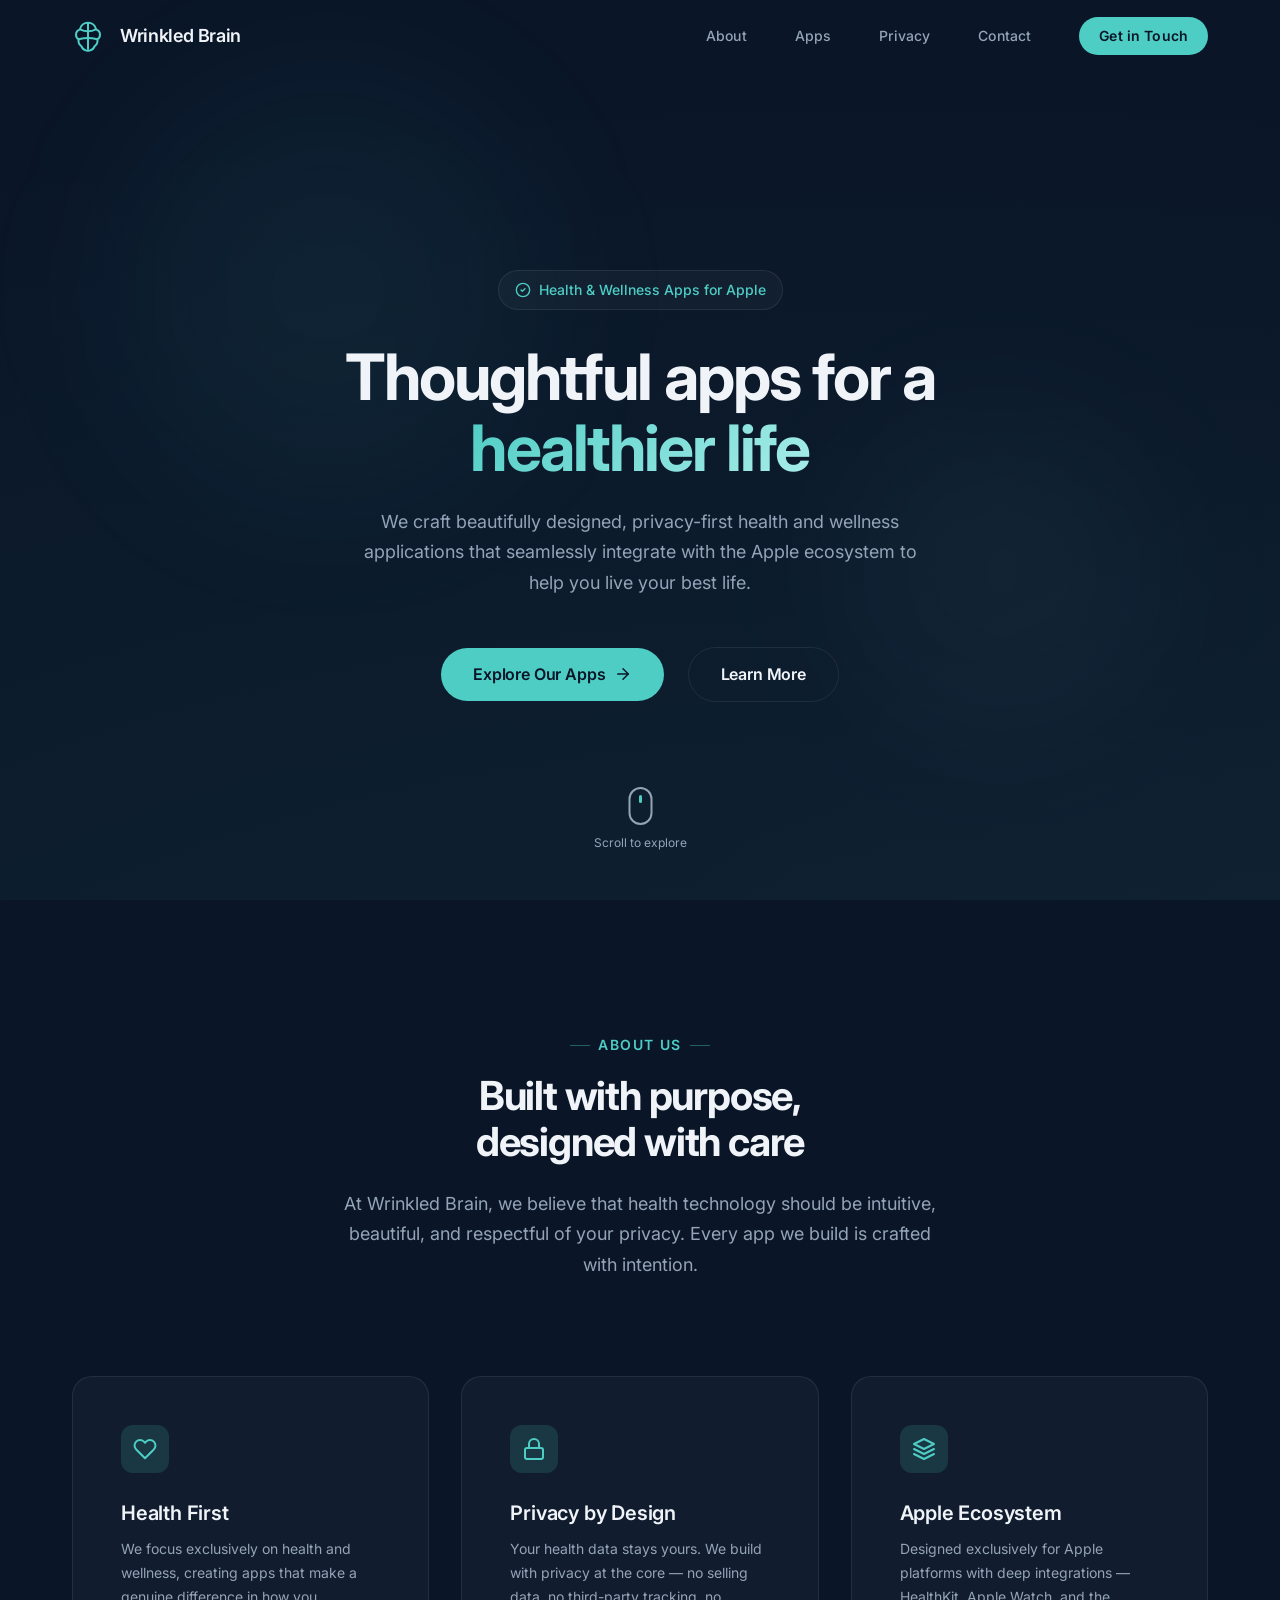
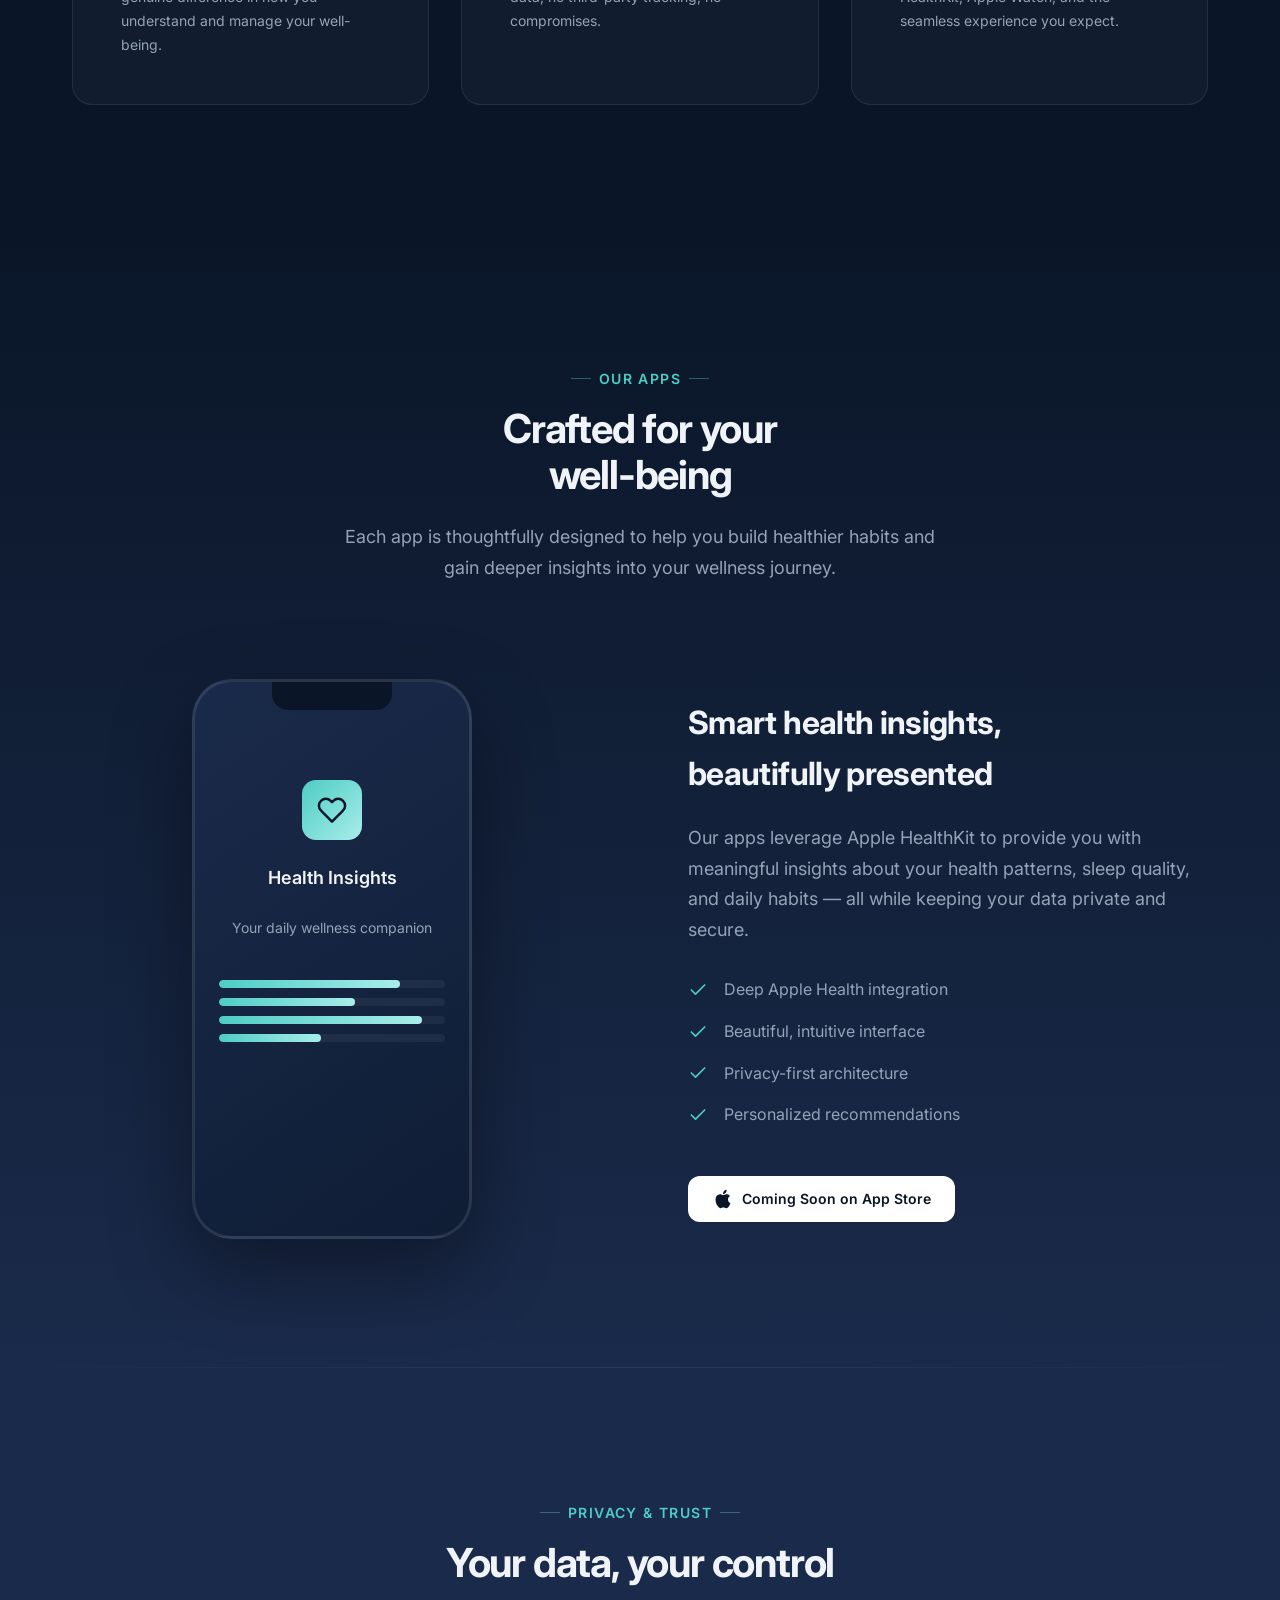
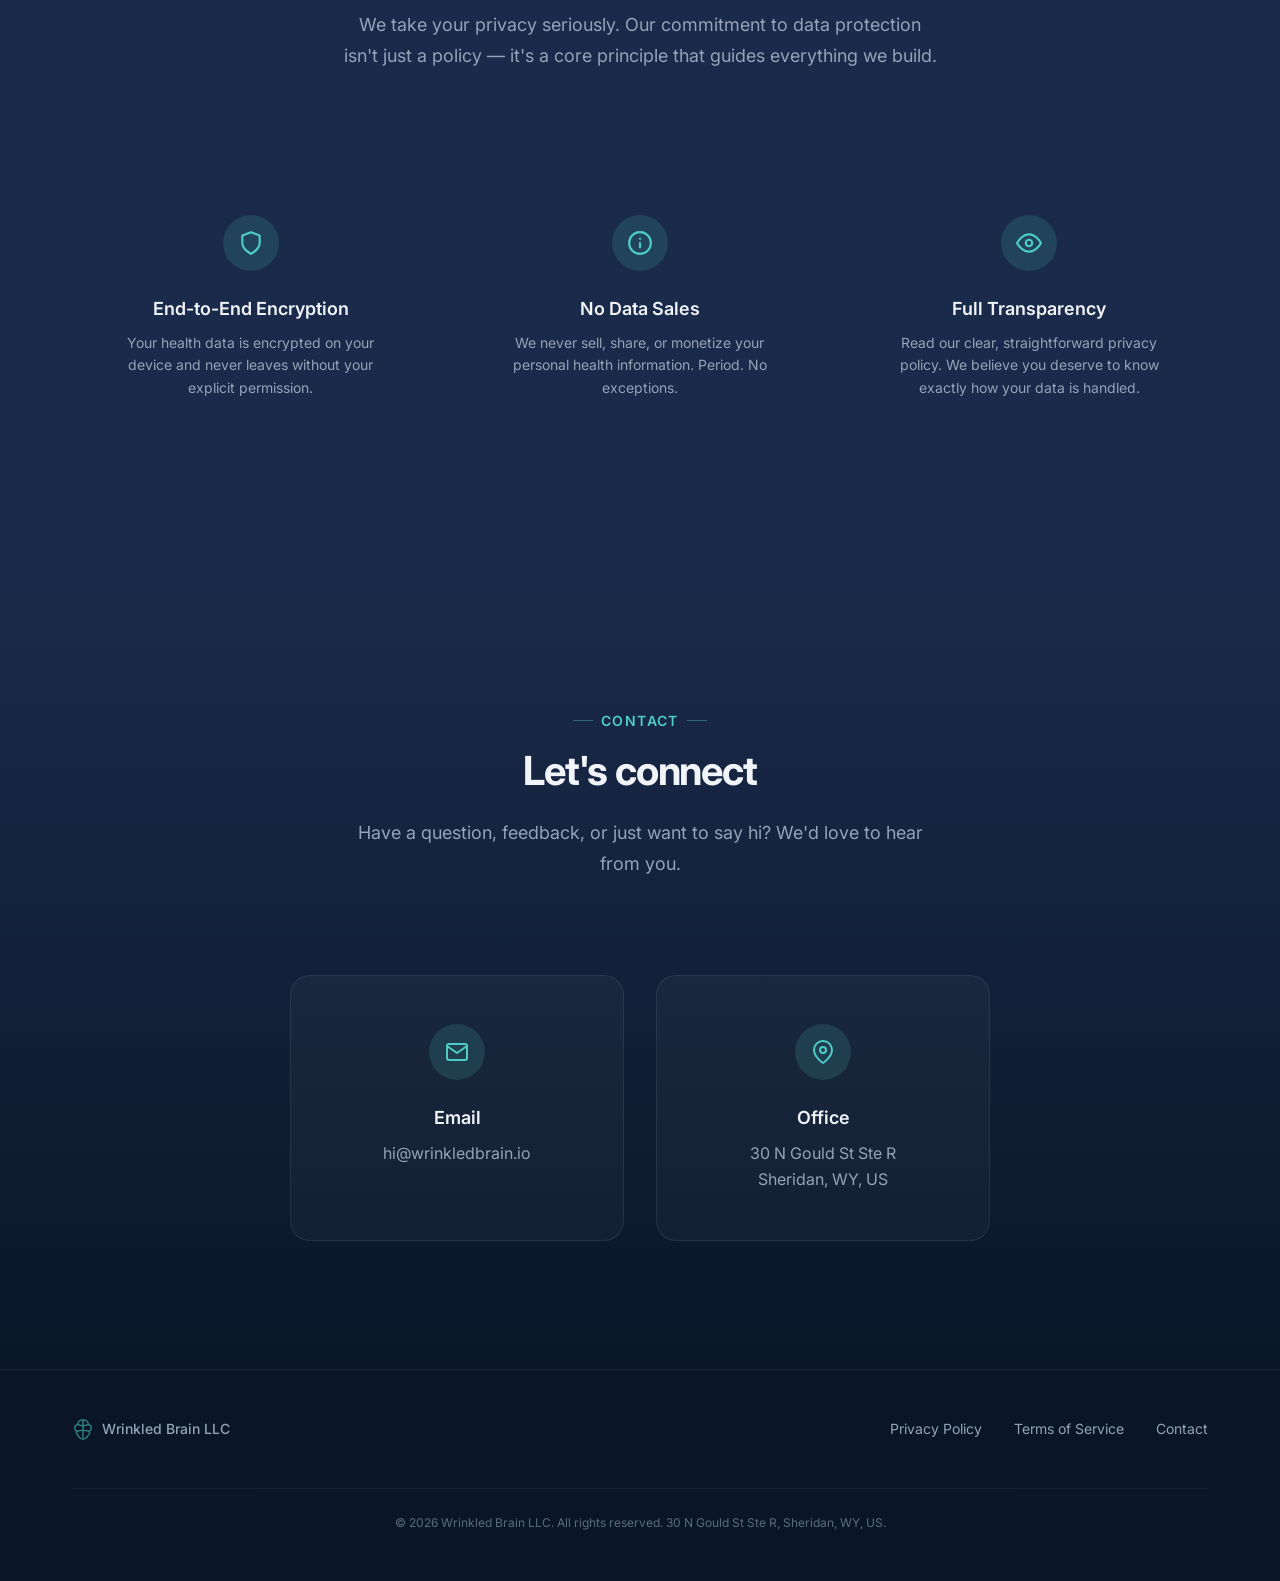
<file: index.html>
<!DOCTYPE html>
<html lang="en">
<head>
  <meta charset="UTF-8">
  <meta name="viewport" content="width=device-width, initial-scale=1.0">
  <title>Wrinkled Brain — Thoughtful Apps for a Healthier Life</title>
  <meta name="description" content="Wrinkled Brain LLC creates thoughtful, privacy-first health and wellness apps for Apple platforms. We believe technology should help you live better.">
  <meta name="keywords" content="health app, wellness, iOS, Apple, HealthKit, Wrinkled Brain">
  <meta name="author" content="Wrinkled Brain LLC">

  <!-- Open Graph -->
  <meta property="og:title" content="Wrinkled Brain — Thoughtful Apps for a Healthier Life">
  <meta property="og:description" content="We create thoughtful, privacy-first health and wellness apps for Apple platforms.">
  <meta property="og:type" content="website">
  <meta property="og:url" content="https://wrinkledbrain.io">
  <meta property="og:image" content="https://wrinkledbrain.io/images/logo.png">

  <!-- Favicon -->
  <link rel="icon" type="image/png" href="images/logo.png">
  <link rel="apple-touch-icon" href="images/logo.png">

  <!-- Styles -->
  <link rel="stylesheet" href="css/style.css">
</head>
<body>

  <!-- ========== Navigation ========== -->
  <nav class="navbar" id="navbar">
    <div class="container">
      <a href="index.html" class="nav-logo">
        <svg class="nav-logo-icon" viewBox="0 0 24 24" fill="none" stroke="currentColor" stroke-width="1.5" stroke-linecap="round" stroke-linejoin="round" width="32" height="32"><path d="M12 2C9 2 6.5 4 6 7c-1.5.5-3 2-3 4 0 1.5.8 2.8 2 3.5-.2.8-.2 1.5 0 2.3.3 1.2 1 2.2 2 2.8.5 1.5 1.8 2.8 3.5 3.2.5.1 1 .2 1.5.2s1-.1 1.5-.2c1.7-.4 3-1.7 3.5-3.2 1-.6 1.7-1.6 2-2.8.2-.8.2-1.5 0-2.3 1.2-.7 2-2 2-3.5 0-2-1.5-3.5-3-4-.5-3-3-5-6-5z"/><path d="M12 2v20"/><path d="M6 7c2 1 4 1.5 6 1.5S16 8 18 7"/><path d="M5 14.5c2-.5 4.5-1 7-1s5 .5 7 1"/></svg>
        <span>Wrinkled Brain</span>
      </a>

      <div class="nav-links" id="navLinks">
        <a href="#about">About</a>
        <a href="#apps">Apps</a>
        <a href="#trust">Privacy</a>
        <a href="#contact">Contact</a>
        <a href="#contact" class="nav-cta">Get in Touch</a>
      </div>

      <button class="nav-toggle" id="navToggle" aria-label="Toggle navigation">
        <span></span>
        <span></span>
        <span></span>
      </button>
    </div>
  </nav>

  <!-- ========== Hero Section ========== -->
  <section class="hero" id="hero">
    <div class="hero-bg">
      <div class="orb orb-1"></div>
      <div class="orb orb-2"></div>
    </div>

    <div class="hero-content">
      <div class="hero-badge">
        <svg viewBox="0 0 24 24" fill="none" stroke="currentColor" stroke-width="2" stroke-linecap="round" stroke-linejoin="round"><path d="M9 12l2 2 4-4"/><path d="M12 2a10 10 0 1 0 0 20 10 10 0 0 0 0-20z"/></svg>
        Health & Wellness Apps for Apple
      </div>

      <h1>
        Thoughtful apps for a<br>
        <span class="gradient-text">healthier life</span>
      </h1>

      <p>
        We craft beautifully designed, privacy-first health and wellness applications that seamlessly integrate with the Apple ecosystem to help you live your best life.
      </p>

      <div class="hero-actions">
        <a href="#apps" class="btn btn-primary">
          Explore Our Apps
          <svg viewBox="0 0 24 24" fill="none" stroke="currentColor" stroke-width="2" stroke-linecap="round" stroke-linejoin="round"><path d="M5 12h14"/><path d="M12 5l7 7-7 7"/></svg>
        </a>
        <a href="#about" class="btn btn-secondary">
          Learn More
        </a>
      </div>
    </div>

    <div class="scroll-indicator">
      <div class="mouse"></div>
      <span>Scroll to explore</span>
    </div>
  </section>

  <!-- ========== About Section ========== -->
  <section class="about section" id="about">
    <div class="container">
      <div class="section-header animate-on-scroll">
        <span class="section-label">About Us</span>
        <h2>Built with purpose,<br>designed with care</h2>
        <p>
          At Wrinkled Brain, we believe that health technology should be intuitive, beautiful, and respectful of your privacy. Every app we build is crafted with intention.
        </p>
      </div>

      <div class="about-grid">
        <div class="about-card animate-on-scroll delay-1">
          <div class="about-card-icon">
            <svg viewBox="0 0 24 24" fill="none" stroke="currentColor" stroke-width="2" stroke-linecap="round" stroke-linejoin="round"><path d="M20.84 4.61a5.5 5.5 0 0 0-7.78 0L12 5.67l-1.06-1.06a5.5 5.5 0 0 0-7.78 7.78l1.06 1.06L12 21.23l7.78-7.78 1.06-1.06a5.5 5.5 0 0 0 0-7.78z"/></svg>
          </div>
          <h3>Health First</h3>
          <p>
            We focus exclusively on health and wellness, creating apps that make a genuine difference in how you understand and manage your well-being.
          </p>
        </div>

        <div class="about-card animate-on-scroll delay-2">
          <div class="about-card-icon">
            <svg viewBox="0 0 24 24" fill="none" stroke="currentColor" stroke-width="2" stroke-linecap="round" stroke-linejoin="round"><rect x="3" y="11" width="18" height="11" rx="2" ry="2"/><path d="M7 11V7a5 5 0 0 1 10 0v4"/></svg>
          </div>
          <h3>Privacy by Design</h3>
          <p>
            Your health data stays yours. We build with privacy at the core — no selling data, no third-party tracking, no compromises.
          </p>
        </div>

        <div class="about-card animate-on-scroll delay-3">
          <div class="about-card-icon">
            <svg viewBox="0 0 24 24" fill="none" stroke="currentColor" stroke-width="2" stroke-linecap="round" stroke-linejoin="round"><path d="M12 2L2 7l10 5 10-5-10-5z"/><path d="M2 17l10 5 10-5"/><path d="M2 12l10 5 10-5"/></svg>
          </div>
          <h3>Apple Ecosystem</h3>
          <p>
            Designed exclusively for Apple platforms with deep integrations — HealthKit, Apple Watch, and the seamless experience you expect.
          </p>
        </div>
      </div>
    </div>
  </section>

  <!-- ========== Apps Section ========== -->
  <section class="apps section" id="apps">
    <div class="container">
      <div class="section-header animate-on-scroll">
        <span class="section-label">Our Apps</span>
        <h2>Crafted for your<br>well-being</h2>
        <p>
          Each app is thoughtfully designed to help you build healthier habits and gain deeper insights into your wellness journey.
        </p>
      </div>

      <div class="app-showcase">
        <div class="app-visual animate-on-scroll">
          <div class="app-mockup">
            <div class="app-mockup-content">
              <div class="app-mockup-logo">
                <svg viewBox="0 0 24 24" fill="none" stroke="currentColor" stroke-width="2" stroke-linecap="round" stroke-linejoin="round"><path d="M20.84 4.61a5.5 5.5 0 0 0-7.78 0L12 5.67l-1.06-1.06a5.5 5.5 0 0 0-7.78 7.78l1.06 1.06L12 21.23l7.78-7.78 1.06-1.06a5.5 5.5 0 0 0 0-7.78z"/></svg>
              </div>
              <div class="app-mockup-title">Health Insights</div>
              <div class="app-mockup-subtitle">Your daily wellness companion</div>
              <div class="app-mockup-bars">
                <div class="app-mockup-bar"></div>
                <div class="app-mockup-bar"></div>
                <div class="app-mockup-bar"></div>
                <div class="app-mockup-bar"></div>
              </div>
            </div>
          </div>
          <div class="app-glow"></div>
        </div>

        <div class="app-info animate-on-scroll delay-2">
          <h3>Smart health insights,<br>beautifully presented</h3>
          <p>
            Our apps leverage Apple HealthKit to provide you with meaningful insights about your health patterns, sleep quality, and daily habits — all while keeping your data private and secure.
          </p>

          <div class="app-features">
            <div class="app-feature">
              <svg viewBox="0 0 24 24" fill="none" stroke="currentColor" stroke-width="2" stroke-linecap="round" stroke-linejoin="round"><polyline points="20 6 9 17 4 12"/></svg>
              <span>Deep Apple Health integration</span>
            </div>
            <div class="app-feature">
              <svg viewBox="0 0 24 24" fill="none" stroke="currentColor" stroke-width="2" stroke-linecap="round" stroke-linejoin="round"><polyline points="20 6 9 17 4 12"/></svg>
              <span>Beautiful, intuitive interface</span>
            </div>
            <div class="app-feature">
              <svg viewBox="0 0 24 24" fill="none" stroke="currentColor" stroke-width="2" stroke-linecap="round" stroke-linejoin="round"><polyline points="20 6 9 17 4 12"/></svg>
              <span>Privacy-first architecture</span>
            </div>
            <div class="app-feature">
              <svg viewBox="0 0 24 24" fill="none" stroke="currentColor" stroke-width="2" stroke-linecap="round" stroke-linejoin="round"><polyline points="20 6 9 17 4 12"/></svg>
              <span>Personalized recommendations</span>
            </div>
          </div>

          <a href="#" class="app-store-badge">
            <svg viewBox="0 0 24 24" fill="currentColor"><path d="M18.71 19.5c-.83 1.24-1.71 2.45-3.05 2.47-1.34.03-1.77-.79-3.29-.79-1.53 0-2 .77-3.27.82-1.31.05-2.3-1.32-3.14-2.53C4.25 17 2.94 12.45 4.7 9.39c.87-1.52 2.43-2.48 4.12-2.51 1.28-.02 2.5.87 3.29.87.78 0 2.26-1.07 3.8-.91.65.03 2.47.26 3.64 1.98-.09.06-2.17 1.28-2.15 3.81.03 3.02 2.65 4.03 2.68 4.04-.03.07-.42 1.44-1.38 2.83M13 3.5c.73-.83 1.94-1.46 2.94-1.5.13 1.17-.34 2.35-1.04 3.19-.69.85-1.83 1.51-2.95 1.42-.15-1.15.41-2.35 1.05-3.11z"/></svg>
            Coming Soon on App Store
          </a>
        </div>
      </div>
    </div>
  </section>

  <!-- ========== Trust Section ========== -->
  <section class="trust section" id="trust">
    <div class="container">
      <div class="section-header animate-on-scroll">
        <span class="section-label">Privacy & Trust</span>
        <h2>Your data, your control</h2>
        <p>
          We take your privacy seriously. Our commitment to data protection isn't just a policy — it's a core principle that guides everything we build.
        </p>
      </div>

      <div class="trust-grid">
        <div class="trust-item animate-on-scroll delay-1">
          <div class="trust-icon">
            <svg viewBox="0 0 24 24" fill="none" stroke="currentColor" stroke-width="2" stroke-linecap="round" stroke-linejoin="round"><path d="M12 22s8-4 8-10V5l-8-3-8 3v7c0 6 8 10 8 10z"/></svg>
          </div>
          <h3>End-to-End Encryption</h3>
          <p>Your health data is encrypted on your device and never leaves without your explicit permission.</p>
        </div>

        <div class="trust-item animate-on-scroll delay-2">
          <div class="trust-icon">
            <svg viewBox="0 0 24 24" fill="none" stroke="currentColor" stroke-width="2" stroke-linecap="round" stroke-linejoin="round"><circle cx="12" cy="12" r="10"/><path d="M12 16v-4"/><path d="M12 8h.01"/></svg>
          </div>
          <h3>No Data Sales</h3>
          <p>We never sell, share, or monetize your personal health information. Period. No exceptions.</p>
        </div>

        <div class="trust-item animate-on-scroll delay-3">
          <div class="trust-icon">
            <svg viewBox="0 0 24 24" fill="none" stroke="currentColor" stroke-width="2" stroke-linecap="round" stroke-linejoin="round"><path d="M1 12s4-8 11-8 11 8 11 8-4 8-11 8-11-8-11-8z"/><circle cx="12" cy="12" r="3"/></svg>
          </div>
          <h3>Full Transparency</h3>
          <p>Read our clear, straightforward privacy policy. We believe you deserve to know exactly how your data is handled.</p>
        </div>
      </div>
    </div>
  </section>

  <!-- ========== Contact Section ========== -->
  <section class="contact section" id="contact">
    <div class="container">
      <div class="section-header animate-on-scroll">
        <span class="section-label">Contact</span>
        <h2>Let's connect</h2>
        <p>
          Have a question, feedback, or just want to say hi? We'd love to hear from you.
        </p>
      </div>

      <div class="contact-cards animate-on-scroll">
        <a href="mailto:hi@wrinkledbrain.io" class="contact-card">
          <div class="contact-card-icon">
            <svg viewBox="0 0 24 24" fill="none" stroke="currentColor" stroke-width="2" stroke-linecap="round" stroke-linejoin="round"><path d="M4 4h16c1.1 0 2 .9 2 2v12c0 1.1-.9 2-2 2H4c-1.1 0-2-.9-2-2V6c0-1.1.9-2 2-2z"/><polyline points="22,6 12,13 2,6"/></svg>
          </div>
          <h3>Email</h3>
          <p>hi@wrinkledbrain.io</p>
        </a>

        <div class="contact-card">
          <div class="contact-card-icon">
            <svg viewBox="0 0 24 24" fill="none" stroke="currentColor" stroke-width="2" stroke-linecap="round" stroke-linejoin="round"><path d="M21 10c0 7-9 13-9 13s-9-6-9-13a9 9 0 0 1 18 0z"/><circle cx="12" cy="10" r="3"/></svg>
          </div>
          <h3>Office</h3>
          <p>30 N Gould St Ste R<br>Sheridan, WY, US</p>
        </div>
      </div>
    </div>
  </section>

  <!-- ========== Footer ========== -->
  <footer class="footer">
    <div class="container">
      <div class="footer-brand">
        <svg class="footer-logo-icon" viewBox="0 0 24 24" fill="none" stroke="currentColor" stroke-width="1.5" stroke-linecap="round" stroke-linejoin="round" width="22" height="22"><path d="M12 2C9 2 6.5 4 6 7c-1.5.5-3 2-3 4 0 1.5.8 2.8 2 3.5-.2.8-.2 1.5 0 2.3.3 1.2 1 2.2 2 2.8.5 1.5 1.8 2.8 3.5 3.2.5.1 1 .2 1.5.2s1-.1 1.5-.2c1.7-.4 3-1.7 3.5-3.2 1-.6 1.7-1.6 2-2.8.2-.8.2-1.5 0-2.3 1.2-.7 2-2 2-3.5 0-2-1.5-3.5-3-4-.5-3-3-5-6-5z"/><path d="M12 2v20"/><path d="M6 7c2 1 4 1.5 6 1.5S16 8 18 7"/><path d="M5 14.5c2-.5 4.5-1 7-1s5 .5 7 1"/></svg>
        <span>Wrinkled Brain LLC</span>
      </div>

      <div class="footer-links">
        <a href="privacy.html">Privacy Policy</a>
        <a href="terms.html">Terms of Service</a>
        <a href="mailto:hi@wrinkledbrain.io">Contact</a>
      </div>

      <p class="footer-copyright">
        &copy; 2026 Wrinkled Brain LLC. All rights reserved. 30 N Gould St Ste R, Sheridan, WY, US.
      </p>
    </div>
  </footer>

  <!-- Scripts -->
  <script src="js/main.js"></script>
</body>
</html>
</file>
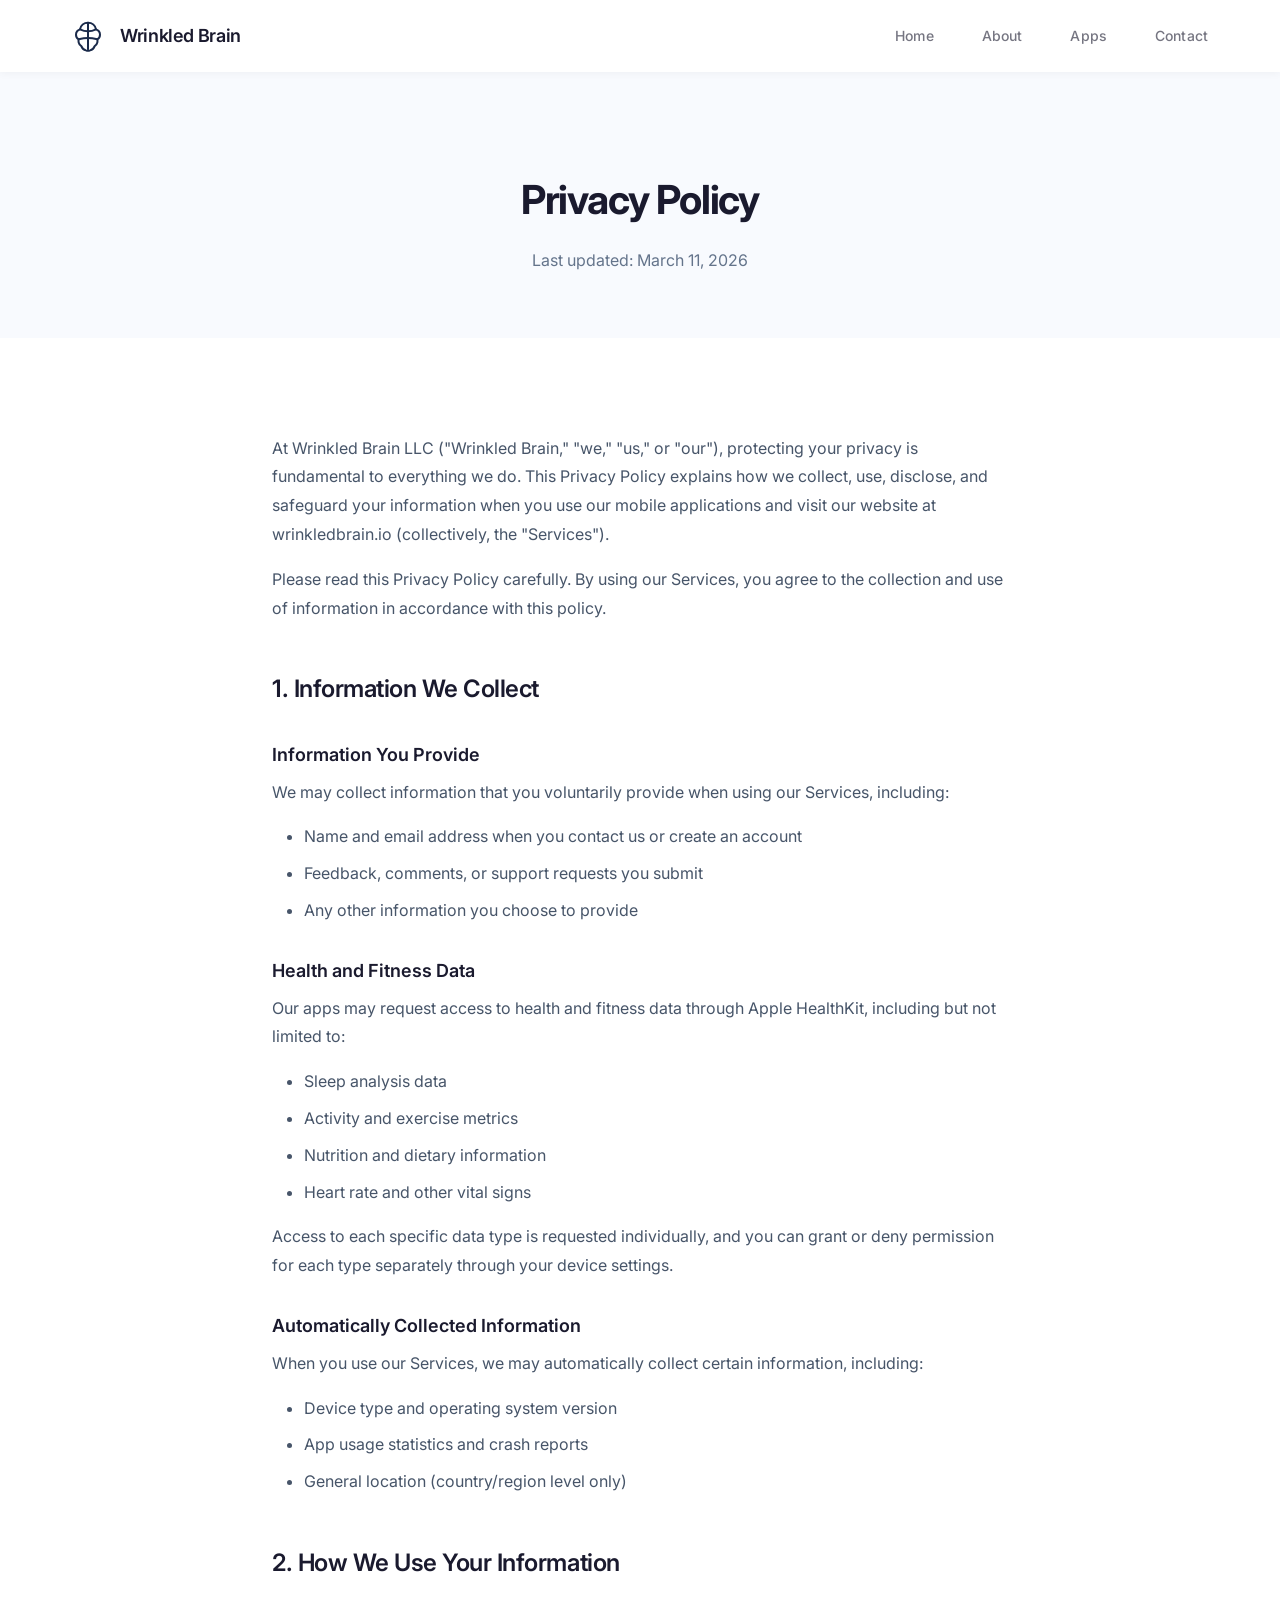
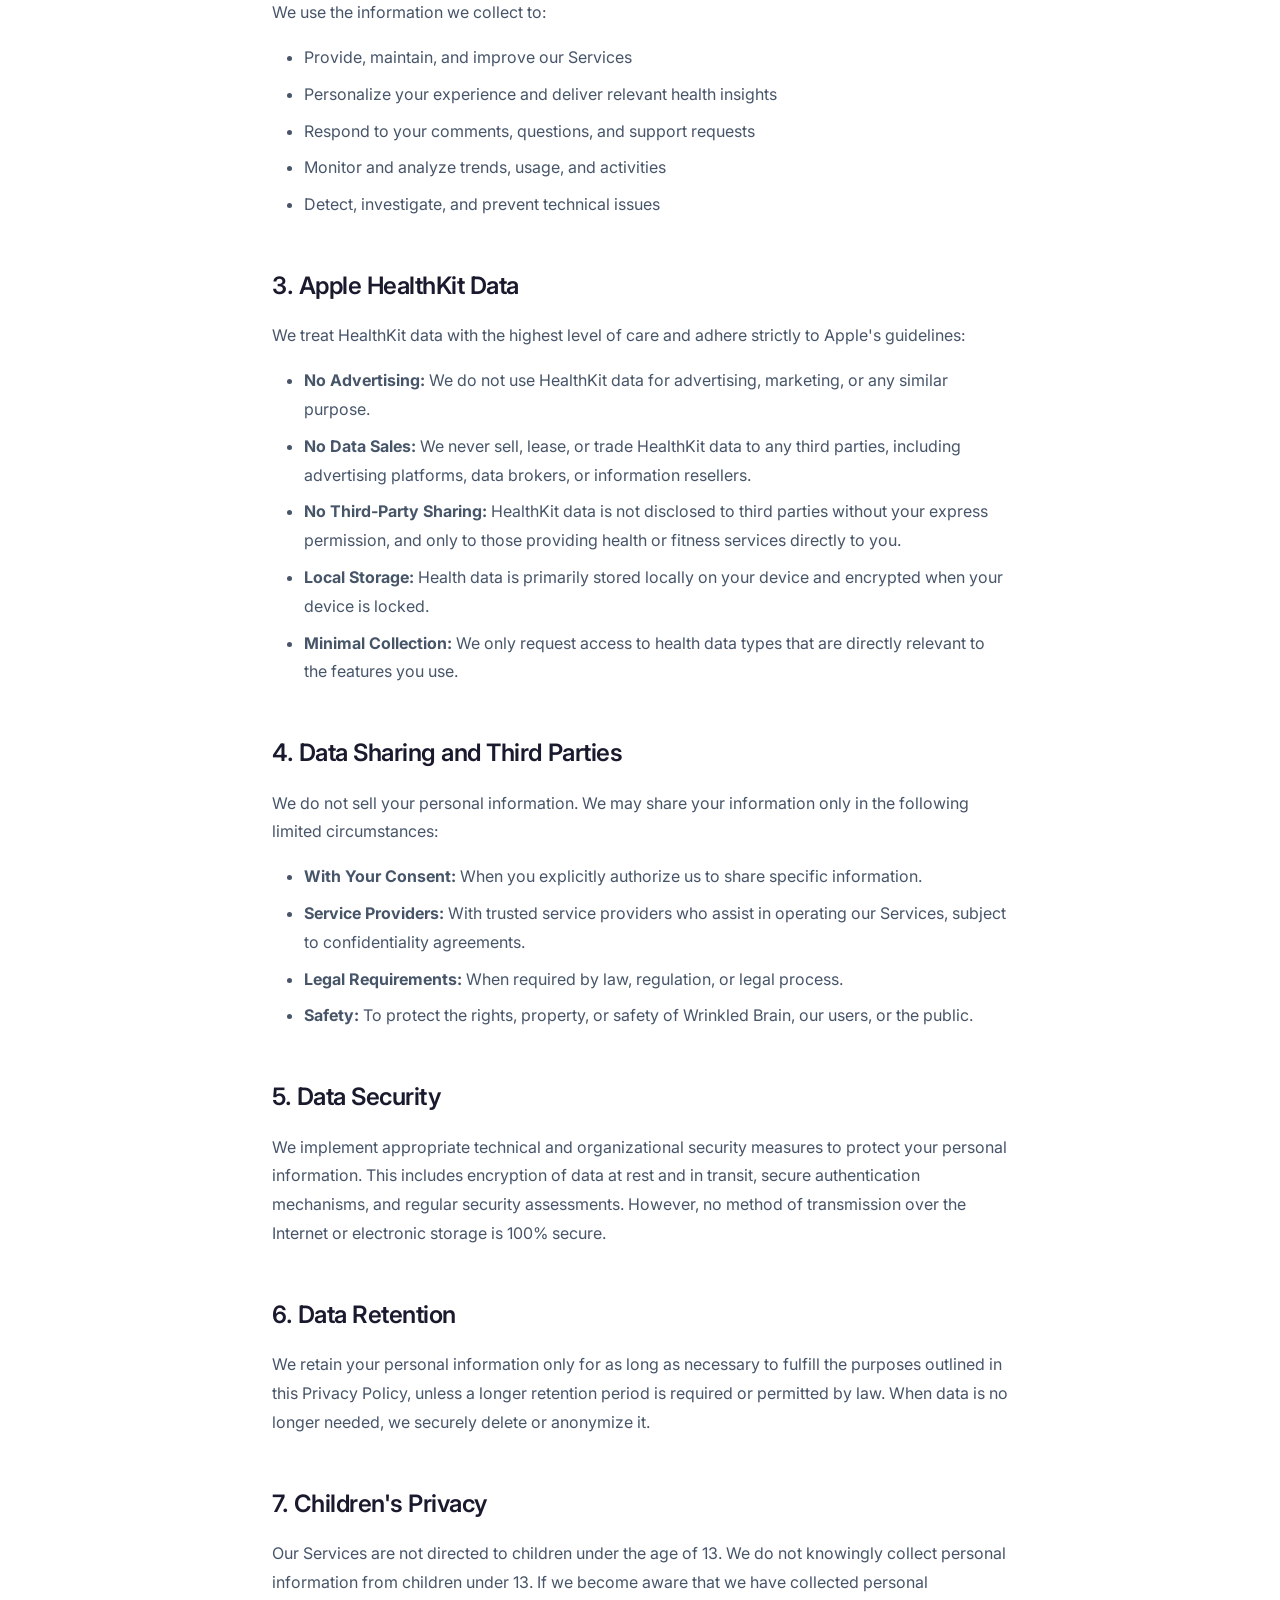
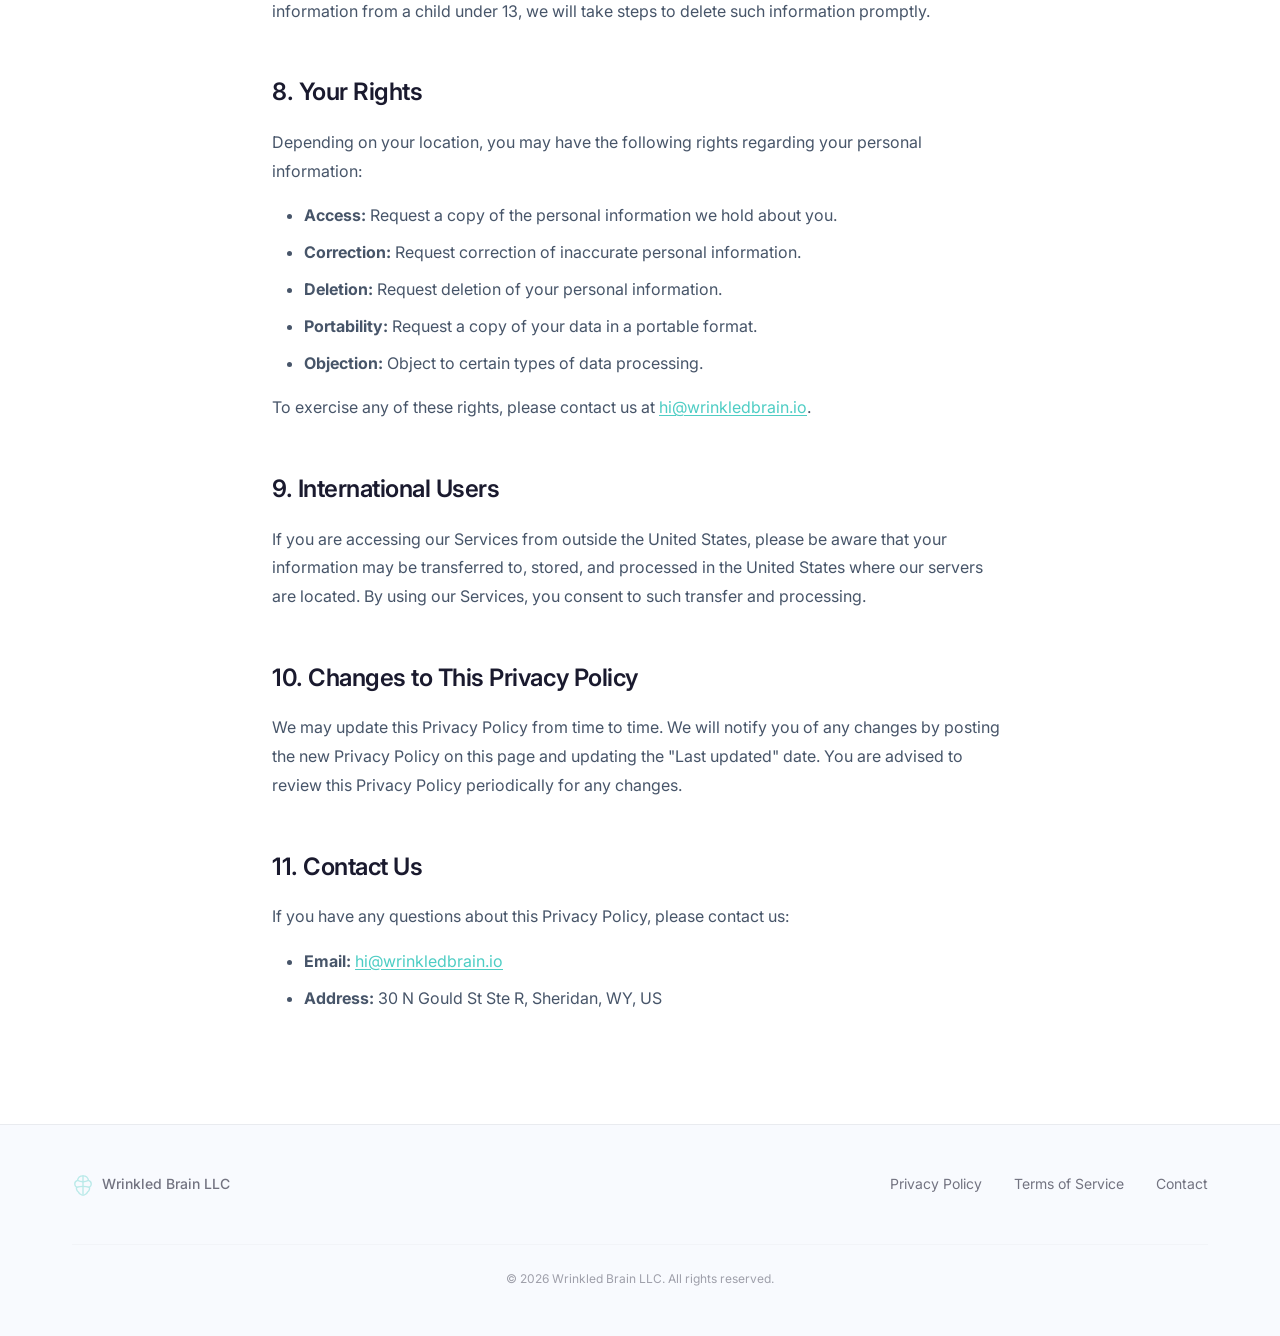
<file: privacy.html>
<!DOCTYPE html>
<html lang="en">
<head>
  <meta charset="UTF-8">
  <meta name="viewport" content="width=device-width, initial-scale=1.0">
  <title>Privacy Policy — Wrinkled Brain LLC</title>
  <meta name="description" content="Privacy Policy for Wrinkled Brain LLC apps and services. Learn how we collect, use, and protect your data.">
  <link rel="icon" type="image/png" href="images/logo.png">
  <link rel="apple-touch-icon" href="images/logo.png">
  <link rel="stylesheet" href="css/style.css">
</head>
<body class="legal-page">

  <!-- Navigation -->
  <nav class="navbar scrolled" id="navbar">
    <div class="container">
      <a href="index.html" class="nav-logo">
        <svg class="nav-logo-icon" viewBox="0 0 24 24" fill="none" stroke="currentColor" stroke-width="1.5" stroke-linecap="round" stroke-linejoin="round" width="32" height="32"><path d="M12 2C9 2 6.5 4 6 7c-1.5.5-3 2-3 4 0 1.5.8 2.8 2 3.5-.2.8-.2 1.5 0 2.3.3 1.2 1 2.2 2 2.8.5 1.5 1.8 2.8 3.5 3.2.5.1 1 .2 1.5.2s1-.1 1.5-.2c1.7-.4 3-1.7 3.5-3.2 1-.6 1.7-1.6 2-2.8.2-.8.2-1.5 0-2.3 1.2-.7 2-2 2-3.5 0-2-1.5-3.5-3-4-.5-3-3-5-6-5z"/><path d="M12 2v20"/><path d="M6 7c2 1 4 1.5 6 1.5S16 8 18 7"/><path d="M5 14.5c2-.5 4.5-1 7-1s5 .5 7 1"/></svg>
        <span>Wrinkled Brain</span>
      </a>
      <div class="nav-links" id="navLinks">
        <a href="index.html">Home</a>
        <a href="index.html#about">About</a>
        <a href="index.html#apps">Apps</a>
        <a href="index.html#contact">Contact</a>
      </div>
      <button class="nav-toggle" id="navToggle" aria-label="Toggle navigation">
        <span></span>
        <span></span>
        <span></span>
      </button>
    </div>
  </nav>

  <!-- Hero -->
  <section class="legal-hero">
    <div class="container">
      <h1>Privacy Policy</h1>
      <p>Last updated: March 11, 2026</p>
    </div>
  </section>

  <!-- Content -->
  <main class="legal-content">
    <p>
      At Wrinkled Brain LLC ("Wrinkled Brain," "we," "us," or "our"), protecting your privacy is fundamental to everything we do. This Privacy Policy explains how we collect, use, disclose, and safeguard your information when you use our mobile applications and visit our website at wrinkledbrain.io (collectively, the "Services").
    </p>
    <p>Please read this Privacy Policy carefully. By using our Services, you agree to the collection and use of information in accordance with this policy.</p>

    <h2>1. Information We Collect</h2>

    <h3>Information You Provide</h3>
    <p>We may collect information that you voluntarily provide when using our Services, including:</p>
    <ul>
      <li>Name and email address when you contact us or create an account</li>
      <li>Feedback, comments, or support requests you submit</li>
      <li>Any other information you choose to provide</li>
    </ul>

    <h3>Health and Fitness Data</h3>
    <p>Our apps may request access to health and fitness data through Apple HealthKit, including but not limited to:</p>
    <ul>
      <li>Sleep analysis data</li>
      <li>Activity and exercise metrics</li>
      <li>Nutrition and dietary information</li>
      <li>Heart rate and other vital signs</li>
    </ul>
    <p>Access to each specific data type is requested individually, and you can grant or deny permission for each type separately through your device settings.</p>

    <h3>Automatically Collected Information</h3>
    <p>When you use our Services, we may automatically collect certain information, including:</p>
    <ul>
      <li>Device type and operating system version</li>
      <li>App usage statistics and crash reports</li>
      <li>General location (country/region level only)</li>
    </ul>

    <h2>2. How We Use Your Information</h2>
    <p>We use the information we collect to:</p>
    <ul>
      <li>Provide, maintain, and improve our Services</li>
      <li>Personalize your experience and deliver relevant health insights</li>
      <li>Respond to your comments, questions, and support requests</li>
      <li>Monitor and analyze trends, usage, and activities</li>
      <li>Detect, investigate, and prevent technical issues</li>
    </ul>

    <h2>3. Apple HealthKit Data</h2>
    <p>We treat HealthKit data with the highest level of care and adhere strictly to Apple's guidelines:</p>
    <ul>
      <li><strong>No Advertising:</strong> We do not use HealthKit data for advertising, marketing, or any similar purpose.</li>
      <li><strong>No Data Sales:</strong> We never sell, lease, or trade HealthKit data to any third parties, including advertising platforms, data brokers, or information resellers.</li>
      <li><strong>No Third-Party Sharing:</strong> HealthKit data is not disclosed to third parties without your express permission, and only to those providing health or fitness services directly to you.</li>
      <li><strong>Local Storage:</strong> Health data is primarily stored locally on your device and encrypted when your device is locked.</li>
      <li><strong>Minimal Collection:</strong> We only request access to health data types that are directly relevant to the features you use.</li>
    </ul>

    <h2>4. Data Sharing and Third Parties</h2>
    <p>We do not sell your personal information. We may share your information only in the following limited circumstances:</p>
    <ul>
      <li><strong>With Your Consent:</strong> When you explicitly authorize us to share specific information.</li>
      <li><strong>Service Providers:</strong> With trusted service providers who assist in operating our Services, subject to confidentiality agreements.</li>
      <li><strong>Legal Requirements:</strong> When required by law, regulation, or legal process.</li>
      <li><strong>Safety:</strong> To protect the rights, property, or safety of Wrinkled Brain, our users, or the public.</li>
    </ul>

    <h2>5. Data Security</h2>
    <p>
      We implement appropriate technical and organizational security measures to protect your personal information. This includes encryption of data at rest and in transit, secure authentication mechanisms, and regular security assessments. However, no method of transmission over the Internet or electronic storage is 100% secure.
    </p>

    <h2>6. Data Retention</h2>
    <p>
      We retain your personal information only for as long as necessary to fulfill the purposes outlined in this Privacy Policy, unless a longer retention period is required or permitted by law. When data is no longer needed, we securely delete or anonymize it.
    </p>

    <h2>7. Children's Privacy</h2>
    <p>
      Our Services are not directed to children under the age of 13. We do not knowingly collect personal information from children under 13. If we become aware that we have collected personal information from a child under 13, we will take steps to delete such information promptly.
    </p>

    <h2>8. Your Rights</h2>
    <p>Depending on your location, you may have the following rights regarding your personal information:</p>
    <ul>
      <li><strong>Access:</strong> Request a copy of the personal information we hold about you.</li>
      <li><strong>Correction:</strong> Request correction of inaccurate personal information.</li>
      <li><strong>Deletion:</strong> Request deletion of your personal information.</li>
      <li><strong>Portability:</strong> Request a copy of your data in a portable format.</li>
      <li><strong>Objection:</strong> Object to certain types of data processing.</li>
    </ul>
    <p>To exercise any of these rights, please contact us at <a href="mailto:hi@wrinkledbrain.io">hi@wrinkledbrain.io</a>.</p>

    <h2>9. International Users</h2>
    <p>
      If you are accessing our Services from outside the United States, please be aware that your information may be transferred to, stored, and processed in the United States where our servers are located. By using our Services, you consent to such transfer and processing.
    </p>

    <h2>10. Changes to This Privacy Policy</h2>
    <p>
      We may update this Privacy Policy from time to time. We will notify you of any changes by posting the new Privacy Policy on this page and updating the "Last updated" date. You are advised to review this Privacy Policy periodically for any changes.
    </p>

    <h2>11. Contact Us</h2>
    <p>If you have any questions about this Privacy Policy, please contact us:</p>
    <ul>
      <li><strong>Email:</strong> <a href="mailto:hi@wrinkledbrain.io">hi@wrinkledbrain.io</a></li>
      <li><strong>Address:</strong> 30 N Gould St Ste R, Sheridan, WY, US</li>
    </ul>
  </main>

  <!-- Footer -->
  <footer class="footer legal-footer">
    <div class="container">
      <div class="footer-brand">
        <svg class="footer-logo-icon" viewBox="0 0 24 24" fill="none" stroke="currentColor" stroke-width="1.5" stroke-linecap="round" stroke-linejoin="round" width="22" height="22"><path d="M12 2C9 2 6.5 4 6 7c-1.5.5-3 2-3 4 0 1.5.8 2.8 2 3.5-.2.8-.2 1.5 0 2.3.3 1.2 1 2.2 2 2.8.5 1.5 1.8 2.8 3.5 3.2.5.1 1 .2 1.5.2s1-.1 1.5-.2c1.7-.4 3-1.7 3.5-3.2 1-.6 1.7-1.6 2-2.8.2-.8.2-1.5 0-2.3 1.2-.7 2-2 2-3.5 0-2-1.5-3.5-3-4-.5-3-3-5-6-5z"/><path d="M12 2v20"/><path d="M6 7c2 1 4 1.5 6 1.5S16 8 18 7"/><path d="M5 14.5c2-.5 4.5-1 7-1s5 .5 7 1"/></svg>
        <span>Wrinkled Brain LLC</span>
      </div>
      <div class="footer-links">
        <a href="privacy.html">Privacy Policy</a>
        <a href="terms.html">Terms of Service</a>
        <a href="mailto:hi@wrinkledbrain.io">Contact</a>
      </div>
      <p class="footer-copyright">
        &copy; 2026 Wrinkled Brain LLC. All rights reserved.
      </p>
    </div>
  </footer>

  <script src="js/main.js"></script>
</body>
</html>
</file>
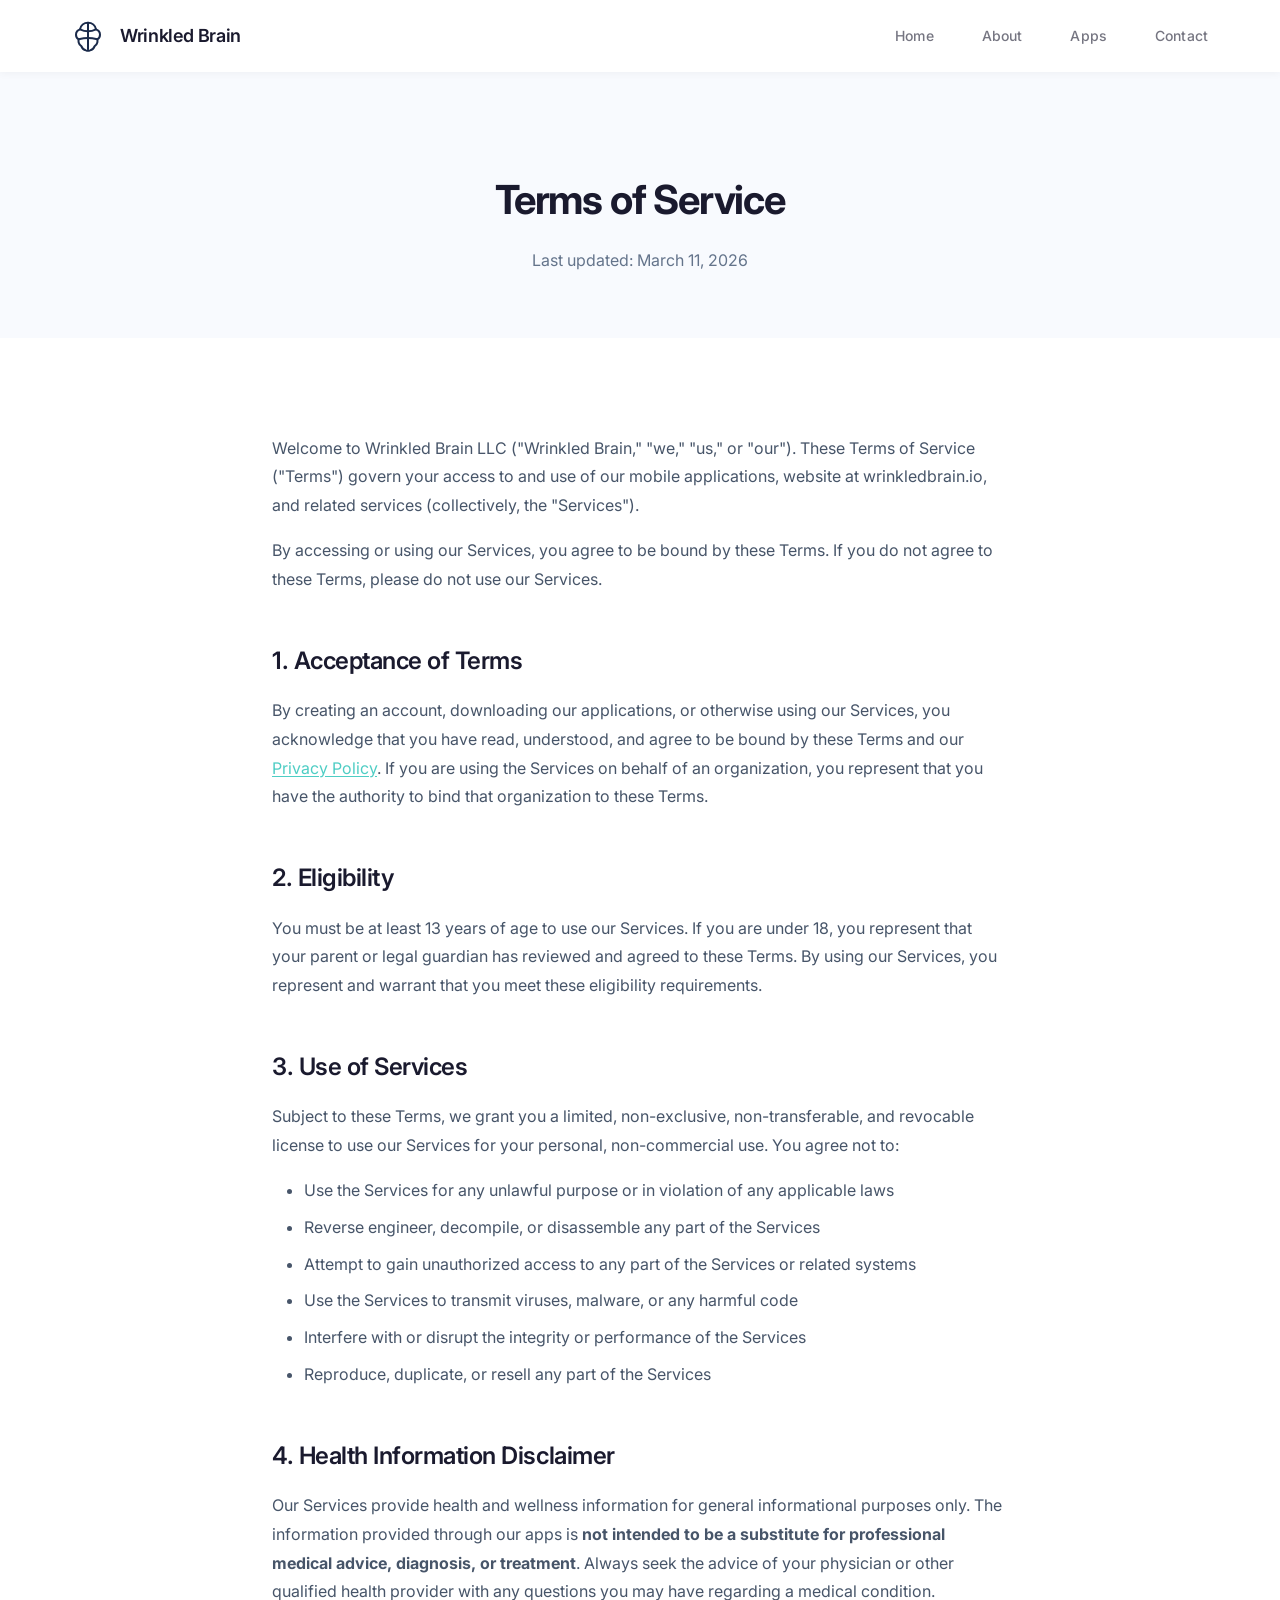
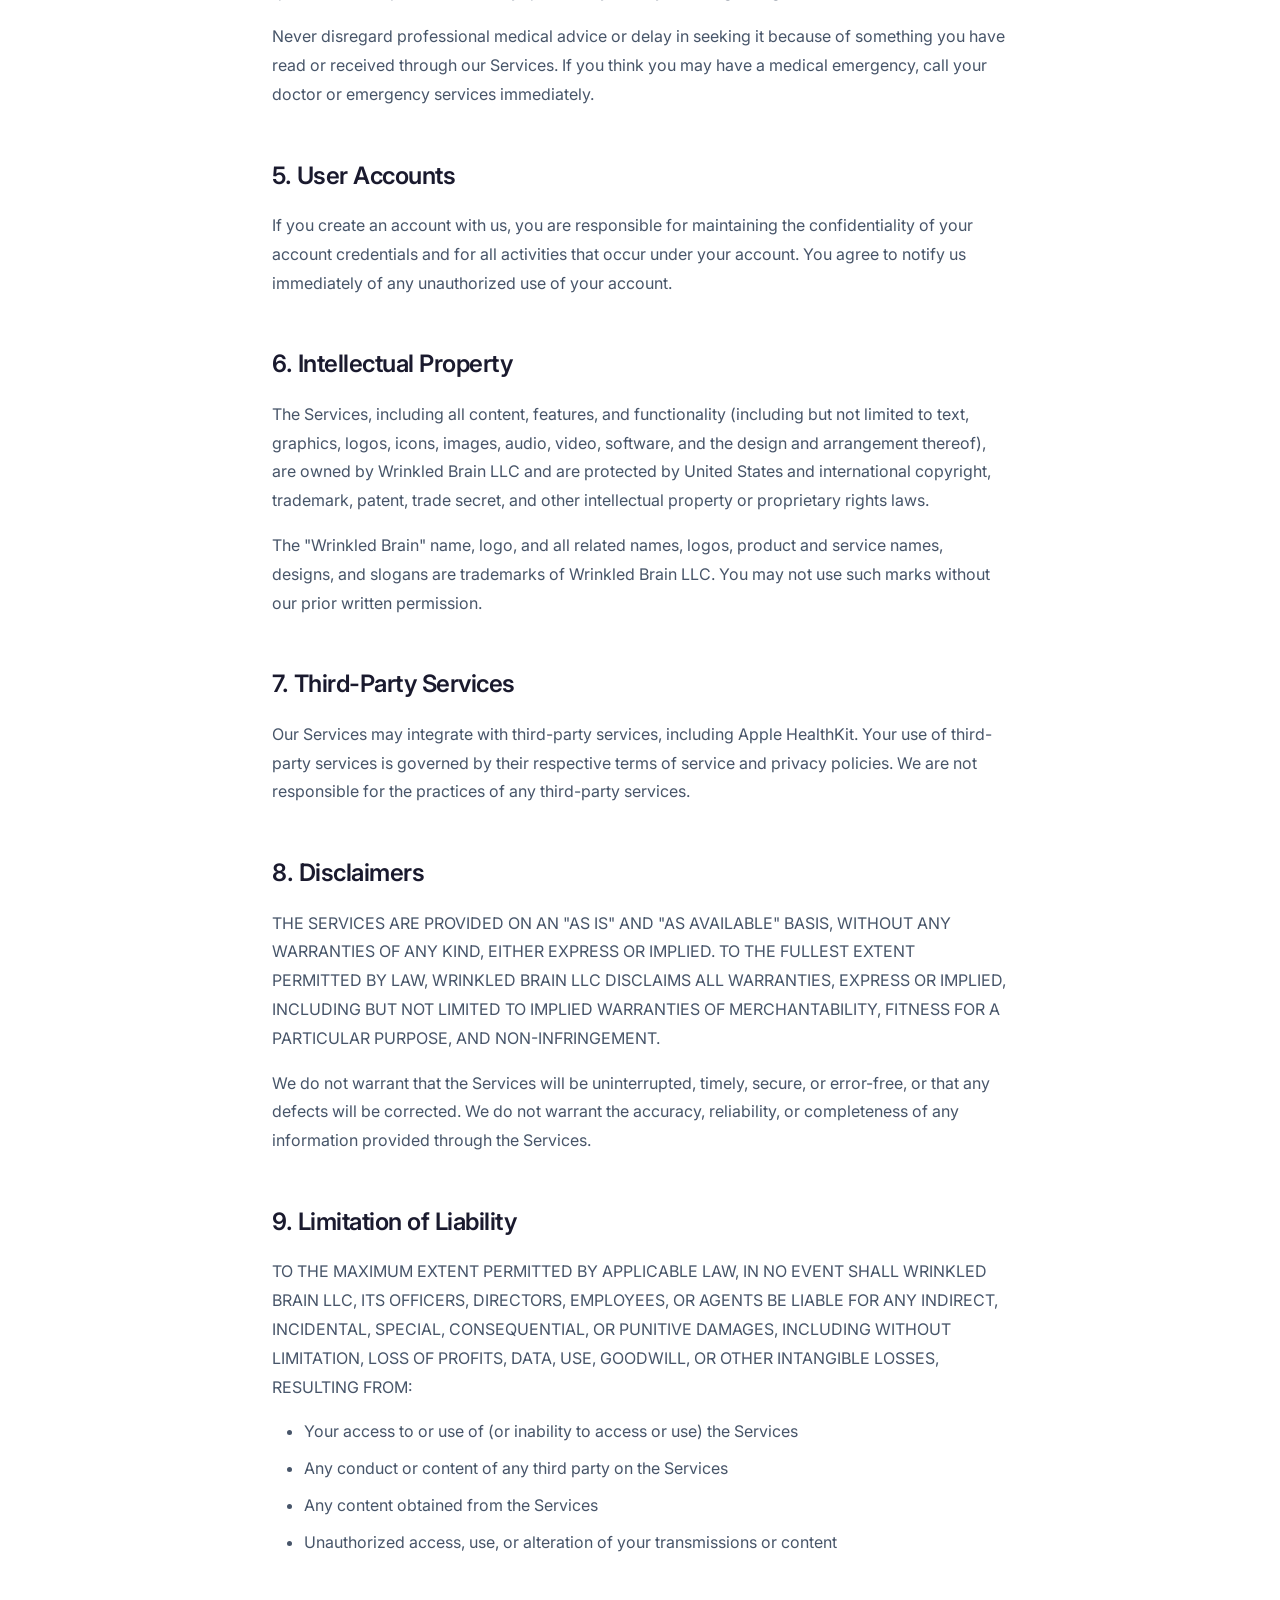
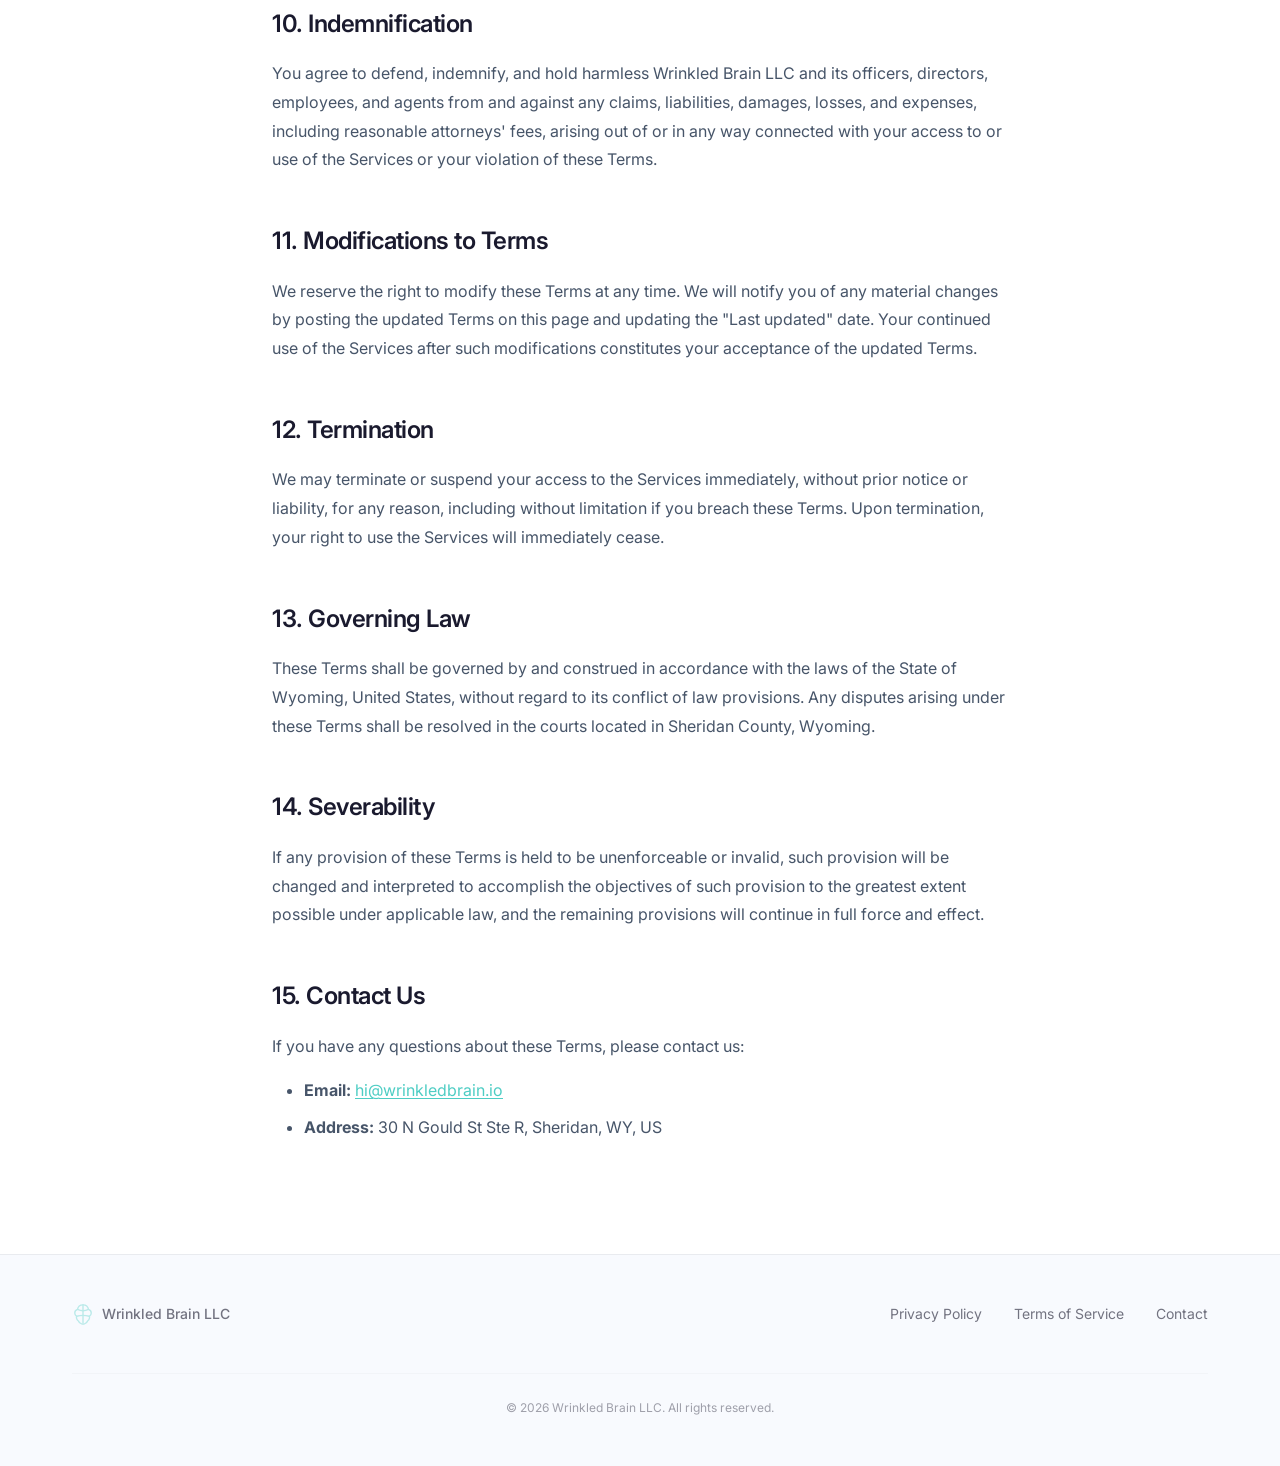
<file: terms.html>
<!DOCTYPE html>
<html lang="en">
<head>
  <meta charset="UTF-8">
  <meta name="viewport" content="width=device-width, initial-scale=1.0">
  <title>Terms of Service — Wrinkled Brain LLC</title>
  <meta name="description" content="Terms of Service for Wrinkled Brain LLC apps and services.">
  <link rel="icon" type="image/png" href="images/logo.png">
  <link rel="apple-touch-icon" href="images/logo.png">
  <link rel="stylesheet" href="css/style.css">
</head>
<body class="legal-page">

  <!-- Navigation -->
  <nav class="navbar scrolled" id="navbar">
    <div class="container">
      <a href="index.html" class="nav-logo">
        <svg class="nav-logo-icon" viewBox="0 0 24 24" fill="none" stroke="currentColor" stroke-width="1.5" stroke-linecap="round" stroke-linejoin="round" width="32" height="32"><path d="M12 2C9 2 6.5 4 6 7c-1.5.5-3 2-3 4 0 1.5.8 2.8 2 3.5-.2.8-.2 1.5 0 2.3.3 1.2 1 2.2 2 2.8.5 1.5 1.8 2.8 3.5 3.2.5.1 1 .2 1.5.2s1-.1 1.5-.2c1.7-.4 3-1.7 3.5-3.2 1-.6 1.7-1.6 2-2.8.2-.8.2-1.5 0-2.3 1.2-.7 2-2 2-3.5 0-2-1.5-3.5-3-4-.5-3-3-5-6-5z"/><path d="M12 2v20"/><path d="M6 7c2 1 4 1.5 6 1.5S16 8 18 7"/><path d="M5 14.5c2-.5 4.5-1 7-1s5 .5 7 1"/></svg>
        <span>Wrinkled Brain</span>
      </a>
      <div class="nav-links" id="navLinks">
        <a href="index.html">Home</a>
        <a href="index.html#about">About</a>
        <a href="index.html#apps">Apps</a>
        <a href="index.html#contact">Contact</a>
      </div>
      <button class="nav-toggle" id="navToggle" aria-label="Toggle navigation">
        <span></span>
        <span></span>
        <span></span>
      </button>
    </div>
  </nav>

  <!-- Hero -->
  <section class="legal-hero">
    <div class="container">
      <h1>Terms of Service</h1>
      <p>Last updated: March 11, 2026</p>
    </div>
  </section>

  <!-- Content -->
  <main class="legal-content">
    <p>
      Welcome to Wrinkled Brain LLC ("Wrinkled Brain," "we," "us," or "our"). These Terms of Service ("Terms") govern your access to and use of our mobile applications, website at wrinkledbrain.io, and related services (collectively, the "Services").
    </p>
    <p>By accessing or using our Services, you agree to be bound by these Terms. If you do not agree to these Terms, please do not use our Services.</p>

    <h2>1. Acceptance of Terms</h2>
    <p>
      By creating an account, downloading our applications, or otherwise using our Services, you acknowledge that you have read, understood, and agree to be bound by these Terms and our <a href="privacy.html">Privacy Policy</a>. If you are using the Services on behalf of an organization, you represent that you have the authority to bind that organization to these Terms.
    </p>

    <h2>2. Eligibility</h2>
    <p>
      You must be at least 13 years of age to use our Services. If you are under 18, you represent that your parent or legal guardian has reviewed and agreed to these Terms. By using our Services, you represent and warrant that you meet these eligibility requirements.
    </p>

    <h2>3. Use of Services</h2>
    <p>Subject to these Terms, we grant you a limited, non-exclusive, non-transferable, and revocable license to use our Services for your personal, non-commercial use. You agree not to:</p>
    <ul>
      <li>Use the Services for any unlawful purpose or in violation of any applicable laws</li>
      <li>Reverse engineer, decompile, or disassemble any part of the Services</li>
      <li>Attempt to gain unauthorized access to any part of the Services or related systems</li>
      <li>Use the Services to transmit viruses, malware, or any harmful code</li>
      <li>Interfere with or disrupt the integrity or performance of the Services</li>
      <li>Reproduce, duplicate, or resell any part of the Services</li>
    </ul>

    <h2>4. Health Information Disclaimer</h2>
    <p>
      Our Services provide health and wellness information for general informational purposes only. The information provided through our apps is <strong>not intended to be a substitute for professional medical advice, diagnosis, or treatment</strong>. Always seek the advice of your physician or other qualified health provider with any questions you may have regarding a medical condition.
    </p>
    <p>
      Never disregard professional medical advice or delay in seeking it because of something you have read or received through our Services. If you think you may have a medical emergency, call your doctor or emergency services immediately.
    </p>

    <h2>5. User Accounts</h2>
    <p>
      If you create an account with us, you are responsible for maintaining the confidentiality of your account credentials and for all activities that occur under your account. You agree to notify us immediately of any unauthorized use of your account.
    </p>

    <h2>6. Intellectual Property</h2>
    <p>
      The Services, including all content, features, and functionality (including but not limited to text, graphics, logos, icons, images, audio, video, software, and the design and arrangement thereof), are owned by Wrinkled Brain LLC and are protected by United States and international copyright, trademark, patent, trade secret, and other intellectual property or proprietary rights laws.
    </p>
    <p>
      The "Wrinkled Brain" name, logo, and all related names, logos, product and service names, designs, and slogans are trademarks of Wrinkled Brain LLC. You may not use such marks without our prior written permission.
    </p>

    <h2>7. Third-Party Services</h2>
    <p>
      Our Services may integrate with third-party services, including Apple HealthKit. Your use of third-party services is governed by their respective terms of service and privacy policies. We are not responsible for the practices of any third-party services.
    </p>

    <h2>8. Disclaimers</h2>
    <p>
      THE SERVICES ARE PROVIDED ON AN "AS IS" AND "AS AVAILABLE" BASIS, WITHOUT ANY WARRANTIES OF ANY KIND, EITHER EXPRESS OR IMPLIED. TO THE FULLEST EXTENT PERMITTED BY LAW, WRINKLED BRAIN LLC DISCLAIMS ALL WARRANTIES, EXPRESS OR IMPLIED, INCLUDING BUT NOT LIMITED TO IMPLIED WARRANTIES OF MERCHANTABILITY, FITNESS FOR A PARTICULAR PURPOSE, AND NON-INFRINGEMENT.
    </p>
    <p>
      We do not warrant that the Services will be uninterrupted, timely, secure, or error-free, or that any defects will be corrected. We do not warrant the accuracy, reliability, or completeness of any information provided through the Services.
    </p>

    <h2>9. Limitation of Liability</h2>
    <p>
      TO THE MAXIMUM EXTENT PERMITTED BY APPLICABLE LAW, IN NO EVENT SHALL WRINKLED BRAIN LLC, ITS OFFICERS, DIRECTORS, EMPLOYEES, OR AGENTS BE LIABLE FOR ANY INDIRECT, INCIDENTAL, SPECIAL, CONSEQUENTIAL, OR PUNITIVE DAMAGES, INCLUDING WITHOUT LIMITATION, LOSS OF PROFITS, DATA, USE, GOODWILL, OR OTHER INTANGIBLE LOSSES, RESULTING FROM:
    </p>
    <ul>
      <li>Your access to or use of (or inability to access or use) the Services</li>
      <li>Any conduct or content of any third party on the Services</li>
      <li>Any content obtained from the Services</li>
      <li>Unauthorized access, use, or alteration of your transmissions or content</li>
    </ul>

    <h2>10. Indemnification</h2>
    <p>
      You agree to defend, indemnify, and hold harmless Wrinkled Brain LLC and its officers, directors, employees, and agents from and against any claims, liabilities, damages, losses, and expenses, including reasonable attorneys' fees, arising out of or in any way connected with your access to or use of the Services or your violation of these Terms.
    </p>

    <h2>11. Modifications to Terms</h2>
    <p>
      We reserve the right to modify these Terms at any time. We will notify you of any material changes by posting the updated Terms on this page and updating the "Last updated" date. Your continued use of the Services after such modifications constitutes your acceptance of the updated Terms.
    </p>

    <h2>12. Termination</h2>
    <p>
      We may terminate or suspend your access to the Services immediately, without prior notice or liability, for any reason, including without limitation if you breach these Terms. Upon termination, your right to use the Services will immediately cease.
    </p>

    <h2>13. Governing Law</h2>
    <p>
      These Terms shall be governed by and construed in accordance with the laws of the State of Wyoming, United States, without regard to its conflict of law provisions. Any disputes arising under these Terms shall be resolved in the courts located in Sheridan County, Wyoming.
    </p>

    <h2>14. Severability</h2>
    <p>
      If any provision of these Terms is held to be unenforceable or invalid, such provision will be changed and interpreted to accomplish the objectives of such provision to the greatest extent possible under applicable law, and the remaining provisions will continue in full force and effect.
    </p>

    <h2>15. Contact Us</h2>
    <p>If you have any questions about these Terms, please contact us:</p>
    <ul>
      <li><strong>Email:</strong> <a href="mailto:hi@wrinkledbrain.io">hi@wrinkledbrain.io</a></li>
      <li><strong>Address:</strong> 30 N Gould St Ste R, Sheridan, WY, US</li>
    </ul>
  </main>

  <!-- Footer -->
  <footer class="footer legal-footer">
    <div class="container">
      <div class="footer-brand">
        <svg class="footer-logo-icon" viewBox="0 0 24 24" fill="none" stroke="currentColor" stroke-width="1.5" stroke-linecap="round" stroke-linejoin="round" width="22" height="22"><path d="M12 2C9 2 6.5 4 6 7c-1.5.5-3 2-3 4 0 1.5.8 2.8 2 3.5-.2.8-.2 1.5 0 2.3.3 1.2 1 2.2 2 2.8.5 1.5 1.8 2.8 3.5 3.2.5.1 1 .2 1.5.2s1-.1 1.5-.2c1.7-.4 3-1.7 3.5-3.2 1-.6 1.7-1.6 2-2.8.2-.8.2-1.5 0-2.3 1.2-.7 2-2 2-3.5 0-2-1.5-3.5-3-4-.5-3-3-5-6-5z"/><path d="M12 2v20"/><path d="M6 7c2 1 4 1.5 6 1.5S16 8 18 7"/><path d="M5 14.5c2-.5 4.5-1 7-1s5 .5 7 1"/></svg>
        <span>Wrinkled Brain LLC</span>
      </div>
      <div class="footer-links">
        <a href="privacy.html">Privacy Policy</a>
        <a href="terms.html">Terms of Service</a>
        <a href="mailto:hi@wrinkledbrain.io">Contact</a>
      </div>
      <p class="footer-copyright">
        &copy; 2026 Wrinkled Brain LLC. All rights reserved.
      </p>
    </div>
  </footer>

  <script src="js/main.js"></script>
</body>
</html>
</file>
<file: css/style.css>
/* ==========================================
   Wrinkled Brain LLC — Design System
   ========================================== */

/* Google Fonts */
@import url('https://fonts.googleapis.com/css2?family=Inter:wght@300;400;500;600;700&display=swap');

/* ==========================================
   CSS Custom Properties
   ========================================== */
:root {
  /* Colors */
  --color-primary: #0a1628;
  --color-secondary: #1a2a4a;
  --color-accent: #4ecdc4;
  --color-accent-light: #a8edea;
  --color-accent-glow: rgba(78, 205, 196, 0.15);
  --color-text-light: #f0f4f8;
  --color-text-muted: #94a3b8;
  --color-text-dark: #1a1a2e;
  --color-bg-white: #ffffff;
  --color-bg-light: #f8fafe;
  --color-bg-card: rgba(255, 255, 255, 0.03);
  --color-border: rgba(255, 255, 255, 0.08);
  --color-border-light: rgba(0, 0, 0, 0.06);

  /* Typography */
  --font-family: 'Inter', -apple-system, BlinkMacSystemFont, 'Segoe UI', Roboto, sans-serif;
  --font-size-xs: 0.75rem;
  --font-size-sm: 0.875rem;
  --font-size-base: 1rem;
  --font-size-lg: 1.125rem;
  --font-size-xl: 1.25rem;
  --font-size-2xl: 1.5rem;
  --font-size-3xl: 2rem;
  --font-size-4xl: 2.5rem;
  --font-size-5xl: 3.5rem;
  --font-size-hero: clamp(2.5rem, 5vw, 4.5rem);

  /* Spacing */
  --space-xs: 0.5rem;
  --space-sm: 1rem;
  --space-md: 1.5rem;
  --space-lg: 2rem;
  --space-xl: 3rem;
  --space-2xl: 4rem;
  --space-3xl: 6rem;
  --space-4xl: 8rem;

  /* Layout */
  --max-width: 1200px;
  --nav-height: 72px;

  /* Border Radius */
  --radius-sm: 8px;
  --radius-md: 12px;
  --radius-lg: 20px;
  --radius-xl: 24px;

  /* Shadows */
  --shadow-sm: 0 2px 8px rgba(0, 0, 0, 0.04);
  --shadow-md: 0 4px 24px rgba(0, 0, 0, 0.06);
  --shadow-lg: 0 8px 40px rgba(0, 0, 0, 0.08);
  --shadow-glow: 0 0 40px rgba(78, 205, 196, 0.15);

  /* Transitions */
  --transition-fast: 0.2s ease;
  --transition-base: 0.3s ease;
  --transition-slow: 0.5s ease;
}

/* ==========================================
   Reset & Base Styles
   ========================================== */
*,
*::before,
*::after {
  margin: 0;
  padding: 0;
  box-sizing: border-box;
}

html {
  scroll-behavior: smooth;
  -webkit-font-smoothing: antialiased;
  -moz-osx-font-smoothing: grayscale;
}

body {
  font-family: var(--font-family);
  font-size: var(--font-size-base);
  line-height: 1.6;
  color: var(--color-text-light);
  background-color: var(--color-primary);
  overflow-x: hidden;
}

a {
  color: inherit;
  text-decoration: none;
}

img {
  max-width: 100%;
  height: auto;
  display: block;
}

ul, ol {
  list-style: none;
}

button {
  cursor: pointer;
  border: none;
  background: none;
  font-family: inherit;
}

/* ==========================================
   Utility Classes
   ========================================== */
.container {
  width: 100%;
  max-width: var(--max-width);
  margin: 0 auto;
  padding: 0 var(--space-lg);
}

.section {
  padding: var(--space-4xl) 0;
}

.text-accent {
  color: var(--color-accent);
}

.text-muted {
  color: var(--color-text-muted);
}

/* ==========================================
   Animations
   ========================================== */
@keyframes fadeInUp {
  from {
    opacity: 0;
    transform: translateY(30px);
  }
  to {
    opacity: 1;
    transform: translateY(0);
  }
}

@keyframes fadeIn {
  from { opacity: 0; }
  to { opacity: 1; }
}

@keyframes float {
  0%, 100% { transform: translateY(0); }
  50% { transform: translateY(-10px); }
}

@keyframes gradientShift {
  0% { background-position: 0% 50%; }
  50% { background-position: 100% 50%; }
  100% { background-position: 0% 50%; }
}

@keyframes pulse {
  0%, 100% { opacity: 0.4; }
  50% { opacity: 0.8; }
}

.animate-on-scroll {
  opacity: 0;
  transform: translateY(30px);
  transition: opacity 0.7s ease, transform 0.7s ease;
}

.animate-on-scroll.visible {
  opacity: 1;
  transform: translateY(0);
}

.animate-on-scroll.delay-1 { transition-delay: 0.1s; }
.animate-on-scroll.delay-2 { transition-delay: 0.2s; }
.animate-on-scroll.delay-3 { transition-delay: 0.3s; }
.animate-on-scroll.delay-4 { transition-delay: 0.4s; }

/* ==========================================
   Navigation
   ========================================== */
.navbar {
  position: fixed;
  top: 0;
  left: 0;
  right: 0;
  height: var(--nav-height);
  z-index: 1000;
  transition: background-color var(--transition-base), backdrop-filter var(--transition-base), box-shadow var(--transition-base);
}

.navbar.scrolled {
  background-color: rgba(10, 22, 40, 0.9);
  backdrop-filter: blur(20px);
  -webkit-backdrop-filter: blur(20px);
  box-shadow: 0 1px 0 var(--color-border);
}

.navbar .container {
  display: flex;
  align-items: center;
  justify-content: space-between;
  height: 100%;
}

.nav-logo {
  display: flex;
  align-items: center;
  gap: var(--space-sm);
  font-weight: 600;
  font-size: var(--font-size-lg);
  letter-spacing: -0.02em;
  z-index: 1001;
}

.nav-logo-icon {
  width: 32px;
  height: 32px;
  color: var(--color-accent);
  flex-shrink: 0;
}

.nav-links {
  display: flex;
  align-items: center;
  gap: var(--space-xl);
}

.nav-links a {
  font-size: var(--font-size-sm);
  font-weight: 500;
  color: var(--color-text-muted);
  transition: color var(--transition-fast);
  letter-spacing: 0.01em;
}

.nav-links a:hover {
  color: var(--color-text-light);
}

.nav-links a.nav-cta {
  color: var(--color-primary);
  background: var(--color-accent);
  padding: 0.5rem 1.25rem;
  border-radius: 100px;
  font-weight: 600;
  transition: background var(--transition-fast), transform var(--transition-fast);
}

.nav-links a.nav-cta:hover {
  background: var(--color-accent-light);
  transform: translateY(-1px);
}

/* Mobile Menu */
.nav-toggle {
  display: none;
  flex-direction: column;
  gap: 5px;
  z-index: 1001;
  padding: 4px;
}

.nav-toggle span {
  display: block;
  width: 24px;
  height: 2px;
  background: var(--color-text-light);
  border-radius: 2px;
  transition: var(--transition-base);
}

.nav-toggle.active span:nth-child(1) {
  transform: rotate(45deg) translate(5px, 5px);
}

.nav-toggle.active span:nth-child(2) {
  opacity: 0;
}

.nav-toggle.active span:nth-child(3) {
  transform: rotate(-45deg) translate(5px, -5px);
}

@media (max-width: 768px) {
  .nav-toggle {
    display: flex;
  }

  .nav-links {
    position: fixed;
    top: 0;
    right: -100%;
    width: 100%;
    height: 100vh;
    background: rgba(10, 22, 40, 0.98);
    backdrop-filter: blur(20px);
    -webkit-backdrop-filter: blur(20px);
    flex-direction: column;
    justify-content: center;
    gap: var(--space-xl);
    transition: right var(--transition-base);
  }

  .nav-links.open {
    right: 0;
  }

  .nav-links a {
    font-size: var(--font-size-xl);
  }
}

/* ==========================================
   Hero Section
   ========================================== */
.hero {
  min-height: 100vh;
  display: flex;
  align-items: center;
  justify-content: center;
  text-align: center;
  position: relative;
  overflow: hidden;
  padding-top: var(--nav-height);
}

.hero-bg {
  position: absolute;
  inset: 0;
  z-index: 0;
}

.hero-bg::before {
  content: '';
  position: absolute;
  top: -50%;
  left: -50%;
  width: 200%;
  height: 200%;
  background: radial-gradient(ellipse at 30% 50%, rgba(78, 205, 196, 0.08) 0%, transparent 50%),
              radial-gradient(ellipse at 70% 50%, rgba(168, 237, 234, 0.05) 0%, transparent 50%);
  animation: gradientShift 15s ease infinite;
  background-size: 200% 200%;
}

.hero-bg .orb {
  position: absolute;
  border-radius: 50%;
  filter: blur(80px);
  animation: pulse 6s ease infinite;
}

.hero-bg .orb-1 {
  width: 400px;
  height: 400px;
  top: 10%;
  left: 10%;
  background: rgba(78, 205, 196, 0.06);
  animation-delay: 0s;
}

.hero-bg .orb-2 {
  width: 300px;
  height: 300px;
  bottom: 20%;
  right: 10%;
  background: rgba(168, 237, 234, 0.04);
  animation-delay: 3s;
}

.hero-content {
  position: relative;
  z-index: 1;
  max-width: 800px;
  padding: 0 var(--space-lg);
}

.hero-badge {
  display: inline-flex;
  align-items: center;
  gap: var(--space-xs);
  padding: 0.5rem 1rem;
  background: var(--color-bg-card);
  border: 1px solid var(--color-border);
  border-radius: 100px;
  font-size: var(--font-size-sm);
  color: var(--color-accent);
  font-weight: 500;
  margin-bottom: var(--space-lg);
  animation: fadeInUp 0.8s ease;
}

.hero-badge svg {
  width: 16px;
  height: 16px;
}

.hero h1 {
  font-size: var(--font-size-hero);
  font-weight: 700;
  line-height: 1.1;
  letter-spacing: -0.03em;
  margin-bottom: var(--space-md);
  animation: fadeInUp 0.8s ease 0.15s both;
}

.hero h1 .gradient-text {
  background: linear-gradient(135deg, var(--color-accent), var(--color-accent-light));
  -webkit-background-clip: text;
  -webkit-text-fill-color: transparent;
  background-clip: text;
}

.hero p {
  font-size: var(--font-size-lg);
  color: var(--color-text-muted);
  max-width: 560px;
  margin: 0 auto var(--space-xl);
  line-height: 1.7;
  animation: fadeInUp 0.8s ease 0.3s both;
}

.hero-actions {
  display: flex;
  align-items: center;
  justify-content: center;
  gap: var(--space-md);
  animation: fadeInUp 0.8s ease 0.45s both;
  flex-wrap: wrap;
}

/* Buttons */
.btn {
  display: inline-flex;
  align-items: center;
  gap: var(--space-xs);
  padding: 0.875rem 2rem;
  border-radius: 100px;
  font-size: var(--font-size-base);
  font-weight: 600;
  transition: all var(--transition-base);
  letter-spacing: -0.01em;
}

.btn-primary {
  background: var(--color-accent);
  color: var(--color-primary);
}

.btn-primary:hover {
  background: var(--color-accent-light);
  transform: translateY(-2px);
  box-shadow: var(--shadow-glow);
}

.btn-secondary {
  background: transparent;
  color: var(--color-text-light);
  border: 1px solid var(--color-border);
}

.btn-secondary:hover {
  border-color: var(--color-accent);
  color: var(--color-accent);
  transform: translateY(-2px);
}

.btn svg {
  width: 18px;
  height: 18px;
}

.scroll-indicator {
  position: absolute;
  bottom: var(--space-xl);
  left: 50%;
  transform: translateX(-50%);
  display: flex;
  flex-direction: column;
  align-items: center;
  gap: var(--space-xs);
  color: var(--color-text-muted);
  font-size: var(--font-size-xs);
  animation: fadeIn 1s ease 1s both;
}

.scroll-indicator .mouse {
  width: 24px;
  height: 38px;
  border: 2px solid var(--color-text-muted);
  border-radius: 12px;
  position: relative;
}

.scroll-indicator .mouse::after {
  content: '';
  width: 3px;
  height: 8px;
  background: var(--color-accent);
  border-radius: 2px;
  position: absolute;
  top: 6px;
  left: 50%;
  transform: translateX(-50%);
  animation: float 2s ease infinite;
}

/* ==========================================
   About Section
   ========================================== */
.about {
  background: var(--color-primary);
  position: relative;
}

.section-header {
  text-align: center;
  margin-bottom: var(--space-3xl);
}

.section-label {
  display: inline-flex;
  align-items: center;
  gap: var(--space-xs);
  font-size: var(--font-size-sm);
  font-weight: 600;
  color: var(--color-accent);
  text-transform: uppercase;
  letter-spacing: 0.1em;
  margin-bottom: var(--space-sm);
}

.section-label::before,
.section-label::after {
  content: '';
  width: 20px;
  height: 1px;
  background: var(--color-accent);
  opacity: 0.4;
}

.section-header h2 {
  font-size: var(--font-size-4xl);
  font-weight: 700;
  line-height: 1.15;
  letter-spacing: -0.03em;
  margin-bottom: var(--space-md);
}

.section-header p {
  font-size: var(--font-size-lg);
  color: var(--color-text-muted);
  max-width: 600px;
  margin: 0 auto;
  line-height: 1.7;
}

.about-grid {
  display: grid;
  grid-template-columns: repeat(3, 1fr);
  gap: var(--space-lg);
}

.about-card {
  background: var(--color-bg-card);
  border: 1px solid var(--color-border);
  border-radius: var(--radius-lg);
  padding: var(--space-xl);
  transition: all var(--transition-base);
  position: relative;
  overflow: hidden;
}

.about-card::before {
  content: '';
  position: absolute;
  top: 0;
  left: 0;
  right: 0;
  height: 2px;
  background: linear-gradient(90deg, transparent, var(--color-accent), transparent);
  opacity: 0;
  transition: opacity var(--transition-base);
}

.about-card:hover {
  border-color: rgba(78, 205, 196, 0.2);
  transform: translateY(-4px);
}

.about-card:hover::before {
  opacity: 1;
}

.about-card-icon {
  width: 48px;
  height: 48px;
  border-radius: var(--radius-md);
  background: var(--color-accent-glow);
  display: flex;
  align-items: center;
  justify-content: center;
  margin-bottom: var(--space-md);
  color: var(--color-accent);
}

.about-card-icon svg {
  width: 24px;
  height: 24px;
}

.about-card h3 {
  font-size: var(--font-size-xl);
  font-weight: 600;
  margin-bottom: var(--space-xs);
  letter-spacing: -0.01em;
}

.about-card p {
  color: var(--color-text-muted);
  font-size: var(--font-size-sm);
  line-height: 1.7;
}

@media (max-width: 768px) {
  .about-grid {
    grid-template-columns: 1fr;
  }
}

/* ==========================================
   Apps Section
   ========================================== */
.apps {
  background: linear-gradient(180deg, var(--color-primary) 0%, var(--color-secondary) 100%);
  position: relative;
}

.app-showcase {
  display: grid;
  grid-template-columns: 1fr 1fr;
  gap: var(--space-3xl);
  align-items: center;
}

.app-visual {
  position: relative;
  display: flex;
  justify-content: center;
}

.app-mockup {
  width: 280px;
  height: 560px;
  background: linear-gradient(145deg, #1a2a4a, #0f1d35);
  border-radius: 40px;
  border: 3px solid rgba(255, 255, 255, 0.1);
  position: relative;
  overflow: hidden;
  box-shadow: 0 30px 80px rgba(0, 0, 0, 0.4);
}

.app-mockup::before {
  content: '';
  position: absolute;
  top: 0;
  left: 50%;
  transform: translateX(-50%);
  width: 120px;
  height: 28px;
  background: #0a1628;
  border-radius: 0 0 16px 16px;
}

.app-mockup-content {
  padding: 50px 24px 24px;
  display: flex;
  flex-direction: column;
  align-items: center;
  gap: var(--space-md);
  height: 100%;
}

.app-mockup-logo {
  width: 60px;
  height: 60px;
  border-radius: 14px;
  background: linear-gradient(135deg, var(--color-accent), var(--color-accent-light));
  display: flex;
  align-items: center;
  justify-content: center;
  margin-top: var(--space-xl);
}

.app-mockup-logo svg {
  width: 30px;
  height: 30px;
  color: var(--color-primary);
}

.app-mockup-title {
  font-size: var(--font-size-lg);
  font-weight: 600;
  text-align: center;
}

.app-mockup-subtitle {
  font-size: var(--font-size-sm);
  color: var(--color-text-muted);
  text-align: center;
}

.app-mockup-bars {
  width: 100%;
  display: flex;
  flex-direction: column;
  gap: 10px;
  margin-top: var(--space-sm);
}

.app-mockup-bar {
  height: 8px;
  border-radius: 4px;
  background: rgba(255, 255, 255, 0.05);
  overflow: hidden;
}

.app-mockup-bar::after {
  content: '';
  display: block;
  height: 100%;
  border-radius: 4px;
  background: linear-gradient(90deg, var(--color-accent), var(--color-accent-light));
}

.app-mockup-bar:nth-child(1)::after { width: 80%; }
.app-mockup-bar:nth-child(2)::after { width: 60%; }
.app-mockup-bar:nth-child(3)::after { width: 90%; }
.app-mockup-bar:nth-child(4)::after { width: 45%; }

.app-glow {
  position: absolute;
  width: 300px;
  height: 300px;
  background: radial-gradient(circle, rgba(78, 205, 196, 0.1) 0%, transparent 70%);
  top: 50%;
  left: 50%;
  transform: translate(-50%, -50%);
  z-index: -1;
}

.app-info h3 {
  font-size: var(--font-size-3xl);
  font-weight: 700;
  letter-spacing: -0.02em;
  margin-bottom: var(--space-md);
}

.app-info p {
  font-size: var(--font-size-lg);
  color: var(--color-text-muted);
  line-height: 1.7;
  margin-bottom: var(--space-lg);
}

.app-features {
  display: flex;
  flex-direction: column;
  gap: var(--space-sm);
  margin-bottom: var(--space-xl);
}

.app-feature {
  display: flex;
  align-items: center;
  gap: var(--space-sm);
  font-size: var(--font-size-base);
  color: var(--color-text-muted);
}

.app-feature svg {
  width: 20px;
  height: 20px;
  color: var(--color-accent);
  flex-shrink: 0;
}

.app-store-badge {
  display: inline-flex;
  align-items: center;
  gap: var(--space-xs);
  background: var(--color-bg-white);
  color: var(--color-primary);
  padding: 0.75rem 1.5rem;
  border-radius: var(--radius-md);
  font-weight: 600;
  font-size: var(--font-size-sm);
  transition: all var(--transition-base);
}

.app-store-badge:hover {
  transform: translateY(-2px);
  box-shadow: var(--shadow-lg);
}

.app-store-badge svg {
  width: 22px;
  height: 22px;
}

@media (max-width: 768px) {
  .app-showcase {
    grid-template-columns: 1fr;
    gap: var(--space-xl);
  }

  .app-visual {
    order: -1;
  }

  .app-mockup {
    width: 220px;
    height: 440px;
    border-radius: 32px;
  }

  .app-mockup::before {
    width: 100px;
    height: 24px;
    border-radius: 0 0 12px 12px;
  }
}

/* ==========================================
   Trust / Privacy Section
   ========================================== */
.trust {
  background: var(--color-secondary);
  position: relative;
  overflow: hidden;
}

.trust::before {
  content: '';
  position: absolute;
  top: 0;
  left: 0;
  right: 0;
  height: 1px;
  background: linear-gradient(90deg, transparent, var(--color-border), transparent);
}

.trust-grid {
  display: grid;
  grid-template-columns: repeat(3, 1fr);
  gap: var(--space-lg);
}

.trust-item {
  text-align: center;
  padding: var(--space-xl);
}

.trust-icon {
  width: 56px;
  height: 56px;
  border-radius: 50%;
  background: var(--color-accent-glow);
  display: flex;
  align-items: center;
  justify-content: center;
  margin: 0 auto var(--space-md);
  color: var(--color-accent);
}

.trust-icon svg {
  width: 26px;
  height: 26px;
}

.trust-item h3 {
  font-size: var(--font-size-lg);
  font-weight: 600;
  margin-bottom: var(--space-xs);
}

.trust-item p {
  color: var(--color-text-muted);
  font-size: var(--font-size-sm);
  line-height: 1.6;
}

@media (max-width: 768px) {
  .trust-grid {
    grid-template-columns: 1fr;
  }
}

/* ==========================================
   Contact Section
   ========================================== */
.contact {
  background: linear-gradient(180deg, var(--color-secondary) 0%, var(--color-primary) 100%);
}

.contact-cards {
  display: grid;
  grid-template-columns: repeat(2, 1fr);
  gap: var(--space-lg);
  max-width: 700px;
  margin: 0 auto;
}

.contact-card {
  background: var(--color-bg-card);
  border: 1px solid var(--color-border);
  border-radius: var(--radius-lg);
  padding: var(--space-xl);
  text-align: center;
  transition: all var(--transition-base);
  display: block;
}

.contact-card:hover {
  border-color: rgba(78, 205, 196, 0.2);
  transform: translateY(-4px);
}

.contact-card-icon {
  width: 56px;
  height: 56px;
  border-radius: 50%;
  background: var(--color-accent-glow);
  display: flex;
  align-items: center;
  justify-content: center;
  margin: 0 auto var(--space-md);
  color: var(--color-accent);
}

.contact-card-icon svg {
  width: 24px;
  height: 24px;
}

.contact-card h3 {
  font-size: var(--font-size-lg);
  font-weight: 600;
  margin-bottom: var(--space-xs);
}

.contact-card p {
  color: var(--color-text-muted);
  font-size: var(--font-size-base);
  line-height: 1.6;
}

@media (max-width: 768px) {
  .contact-cards {
    grid-template-columns: 1fr;
  }
}

/* ==========================================
   Footer
   ========================================== */
.footer {
  background: var(--color-primary);
  border-top: 1px solid var(--color-border);
  padding: var(--space-xl) 0;
}

.footer .container {
  display: flex;
  align-items: center;
  justify-content: space-between;
  flex-wrap: wrap;
  gap: var(--space-md);
}

.footer-brand {
  display: flex;
  align-items: center;
  gap: var(--space-xs);
  font-weight: 500;
  font-size: var(--font-size-sm);
  color: var(--color-text-muted);
}

.footer-logo-icon {
  width: 22px;
  height: 22px;
  opacity: 0.6;
  color: var(--color-accent);
}

.footer-links {
  display: flex;
  gap: var(--space-lg);
}

.footer-links a {
  font-size: var(--font-size-sm);
  color: var(--color-text-muted);
  transition: color var(--transition-fast);
}

.footer-links a:hover {
  color: var(--color-accent);
}

.footer-copyright {
  font-size: var(--font-size-xs);
  color: var(--color-text-muted);
  opacity: 0.6;
  width: 100%;
  text-align: center;
  margin-top: var(--space-md);
  padding-top: var(--space-md);
  border-top: 1px solid var(--color-border);
}

@media (max-width: 768px) {
  .footer .container {
    flex-direction: column;
    text-align: center;
  }

  .footer-links {
    flex-wrap: wrap;
    justify-content: center;
  }
}

/* ==========================================
   Legal Pages (Privacy, Terms)
   ========================================== */
.legal-page {
  background: var(--color-bg-white);
  color: var(--color-text-dark);
  min-height: 100vh;
}

.legal-page .navbar {
  background-color: rgba(255, 255, 255, 0.9);
  backdrop-filter: blur(20px);
  -webkit-backdrop-filter: blur(20px);
}

.legal-page .navbar.scrolled {
  background-color: rgba(255, 255, 255, 0.95);
  box-shadow: var(--shadow-sm);
}

.legal-page .nav-logo {
  color: var(--color-text-dark);
}

.legal-page .nav-logo-icon {
  color: var(--color-secondary);
}

.legal-page .nav-links a {
  color: var(--color-text-dark);
  opacity: 0.6;
}

.legal-page .nav-links a:hover {
  opacity: 1;
}

.legal-page .nav-links a.nav-cta {
  opacity: 1;
}

.legal-page .nav-toggle span {
  background: var(--color-text-dark);
}

.legal-page .nav-links {
  background: rgba(255, 255, 255, 0.98);
}

.legal-hero {
  padding-top: calc(var(--nav-height) + var(--space-3xl));
  padding-bottom: var(--space-2xl);
  background: var(--color-bg-light);
  text-align: center;
}

.legal-hero h1 {
  font-size: var(--font-size-4xl);
  font-weight: 700;
  color: var(--color-text-dark);
  letter-spacing: -0.03em;
  margin-bottom: var(--space-sm);
}

.legal-hero p {
  color: #64748b;
  font-size: var(--font-size-base);
}

.legal-content {
  max-width: 800px;
  margin: 0 auto;
  padding: var(--space-3xl) var(--space-lg);
}

.legal-content h2 {
  font-size: var(--font-size-2xl);
  font-weight: 600;
  color: var(--color-text-dark);
  margin-top: var(--space-xl);
  margin-bottom: var(--space-sm);
  letter-spacing: -0.02em;
}

.legal-content h3 {
  font-size: var(--font-size-lg);
  font-weight: 600;
  color: var(--color-text-dark);
  margin-top: var(--space-lg);
  margin-bottom: var(--space-xs);
}

.legal-content p {
  color: #475569;
  line-height: 1.8;
  margin-bottom: var(--space-sm);
}

.legal-content ul {
  margin-bottom: var(--space-sm);
  padding-left: var(--space-lg);
}

.legal-content ul li {
  color: #475569;
  line-height: 1.8;
  list-style: disc;
  margin-bottom: var(--space-xs);
}

.legal-content a {
  color: var(--color-accent);
  text-decoration: underline;
  text-underline-offset: 2px;
}

.legal-content a:hover {
  color: #3ab5ad;
}

.legal-footer {
  background: var(--color-bg-light);
  border-top: 1px solid var(--color-border-light);
}

.legal-footer .footer-brand {
  color: var(--color-text-dark);
  opacity: 0.6;
}

.legal-footer .footer-links a {
  color: var(--color-text-dark);
  opacity: 0.6;
}

.legal-footer .footer-links a:hover {
  color: var(--color-accent);
  opacity: 1;
}

.legal-footer .footer-copyright {
  color: var(--color-text-dark);
  opacity: 0.4;
  border-top-color: var(--color-border-light);
}

/* ==========================================
   Responsive Typography
   ========================================== */
@media (max-width: 768px) {
  .section-header h2 {
    font-size: var(--font-size-3xl);
  }

  .section-header p {
    font-size: var(--font-size-base);
  }

  .hero p {
    font-size: var(--font-size-base);
  }

  .app-info h3 {
    font-size: var(--font-size-2xl);
  }

  .legal-hero h1 {
    font-size: var(--font-size-3xl);
  }

  .section {
    padding: var(--space-3xl) 0;
  }
}

@media (max-width: 480px) {
  .container {
    padding: 0 var(--space-sm);
  }

  .section-header h2 {
    font-size: var(--font-size-2xl);
  }

  .hero-actions {
    flex-direction: column;
    width: 100%;
  }

  .btn {
    width: 100%;
    justify-content: center;
  }
}
</file>
